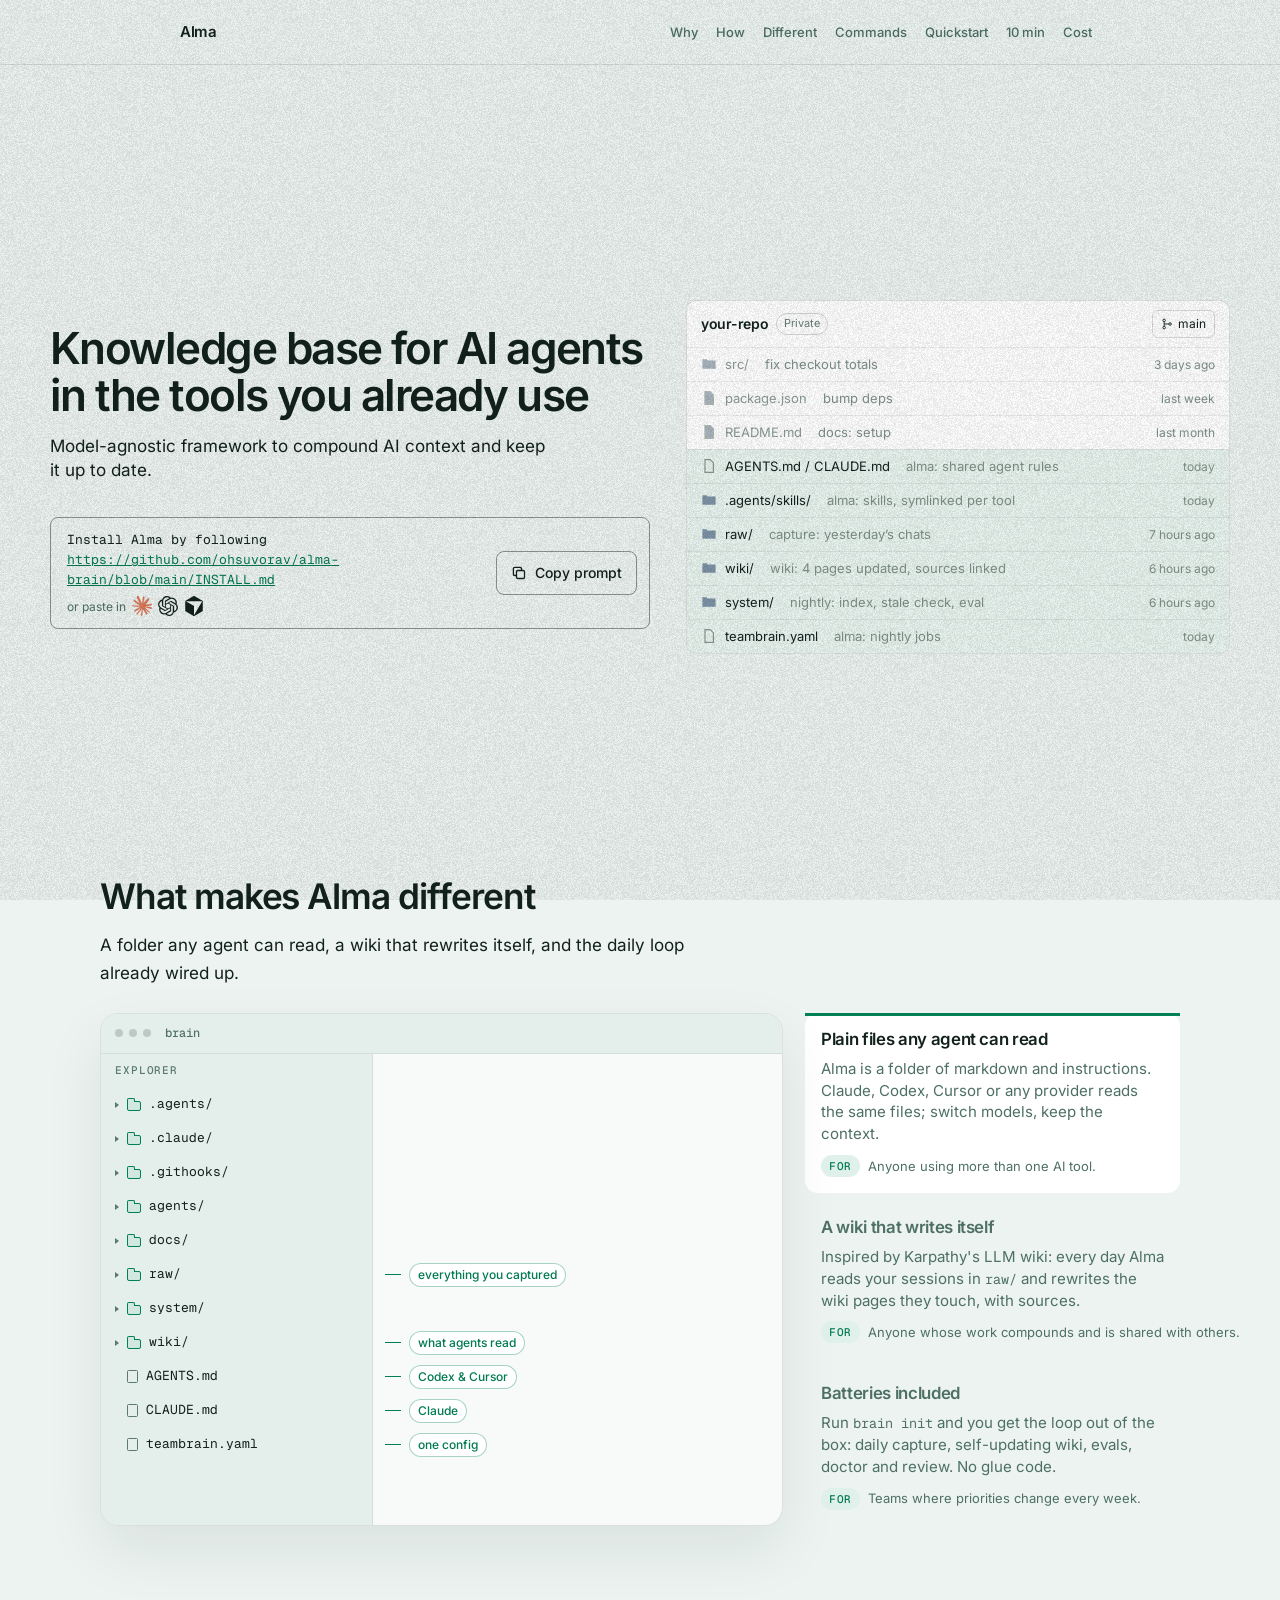
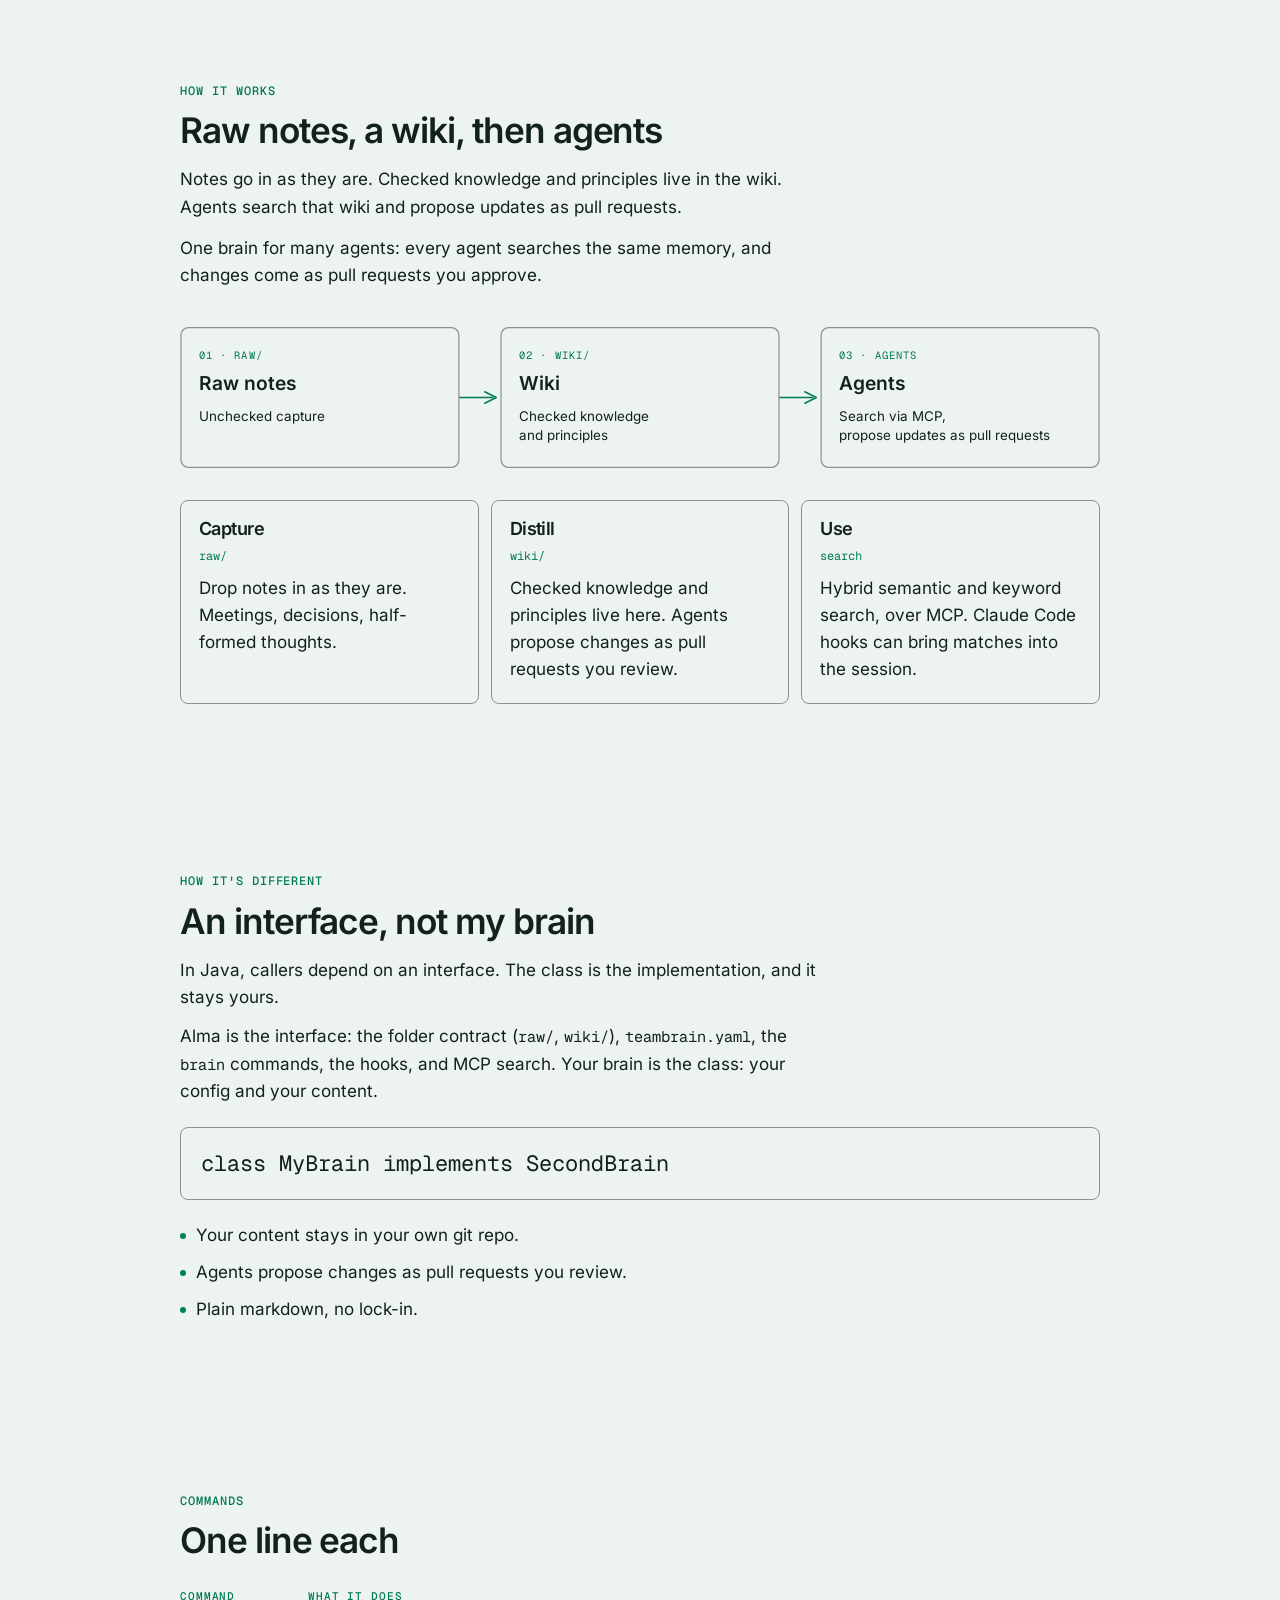
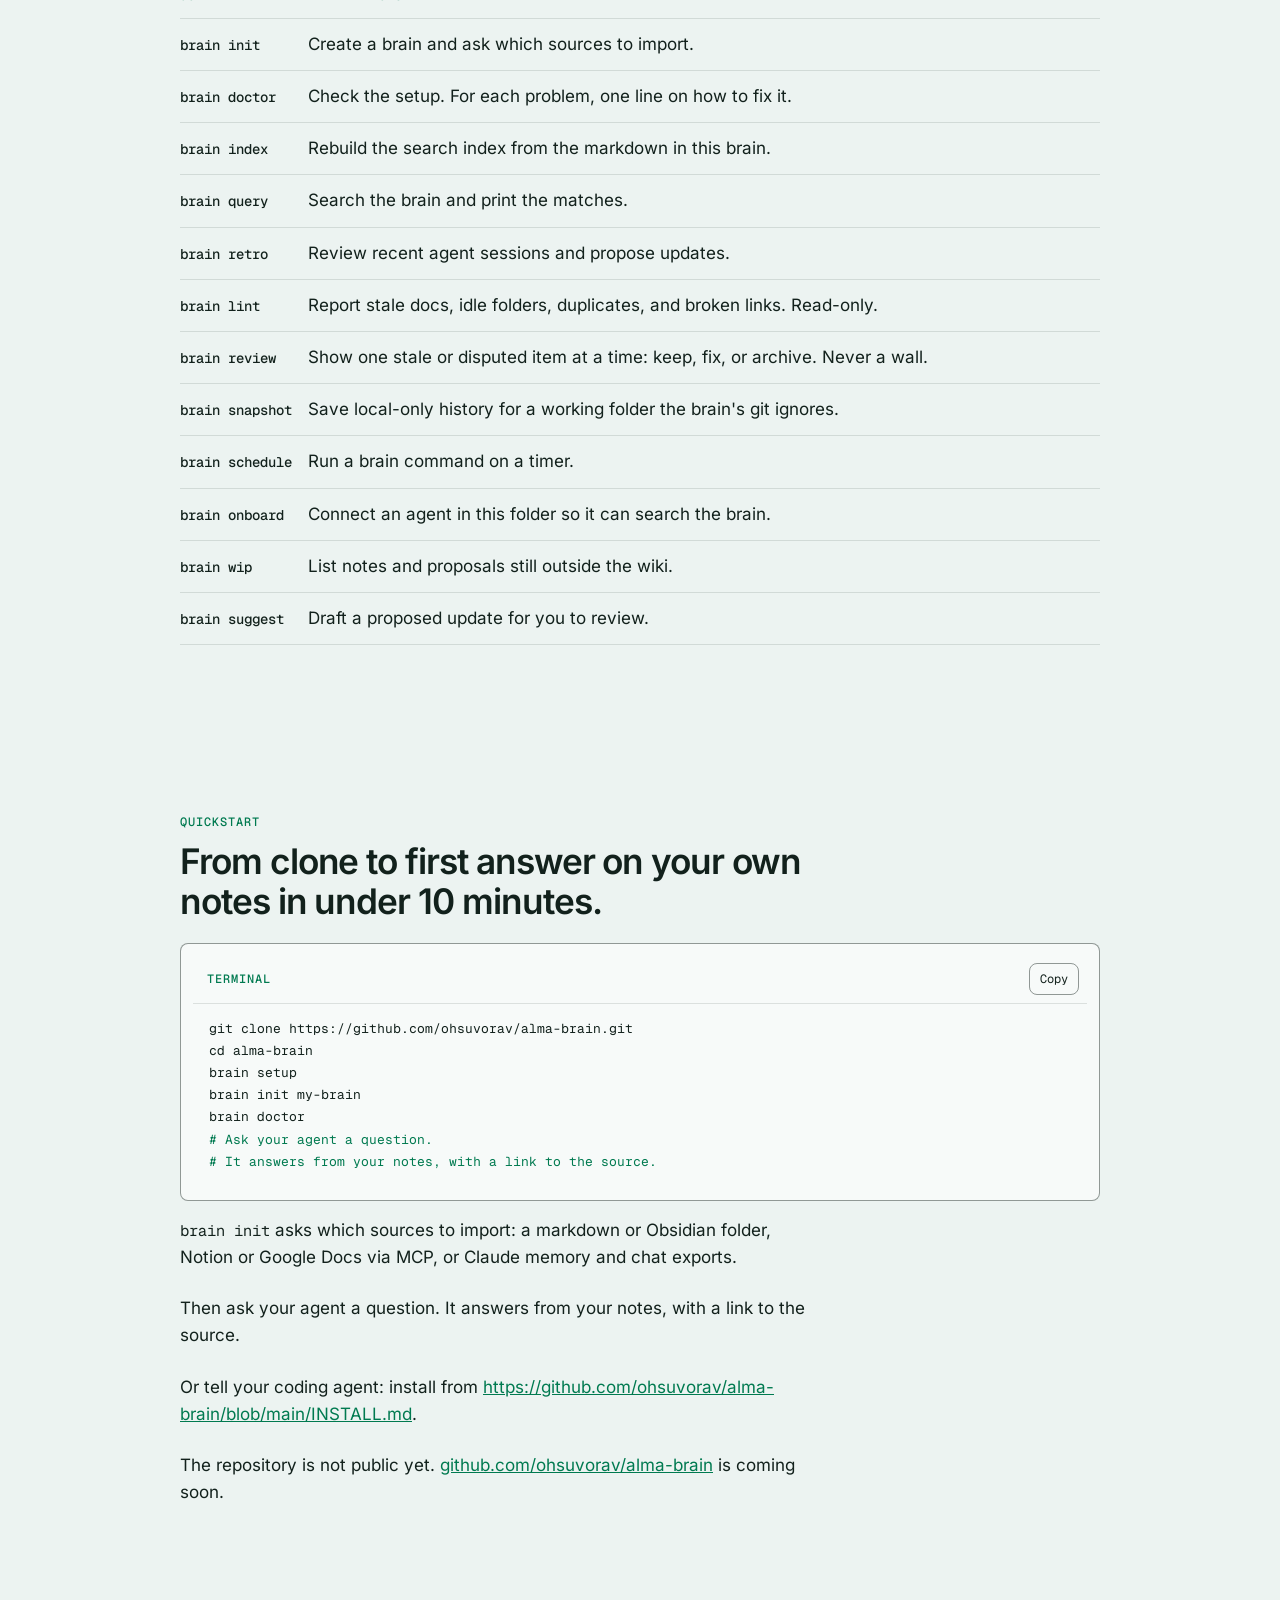
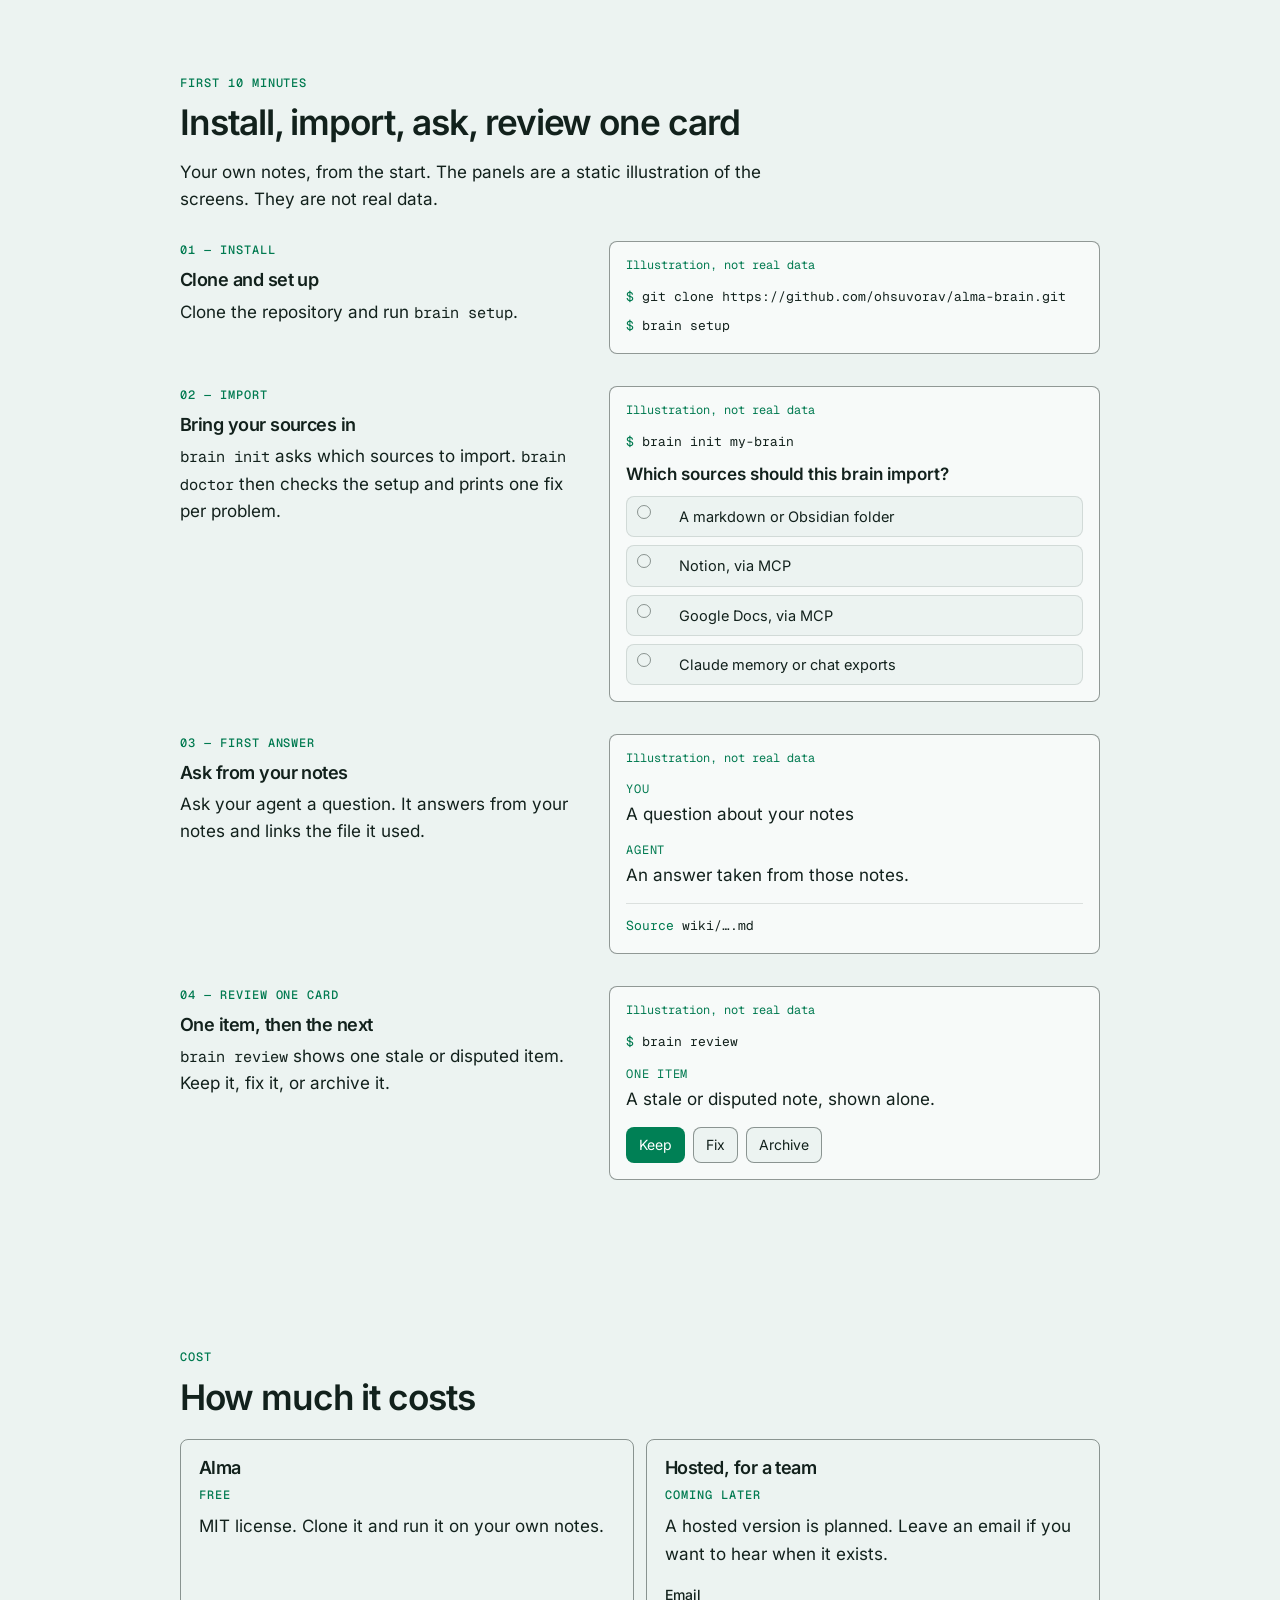
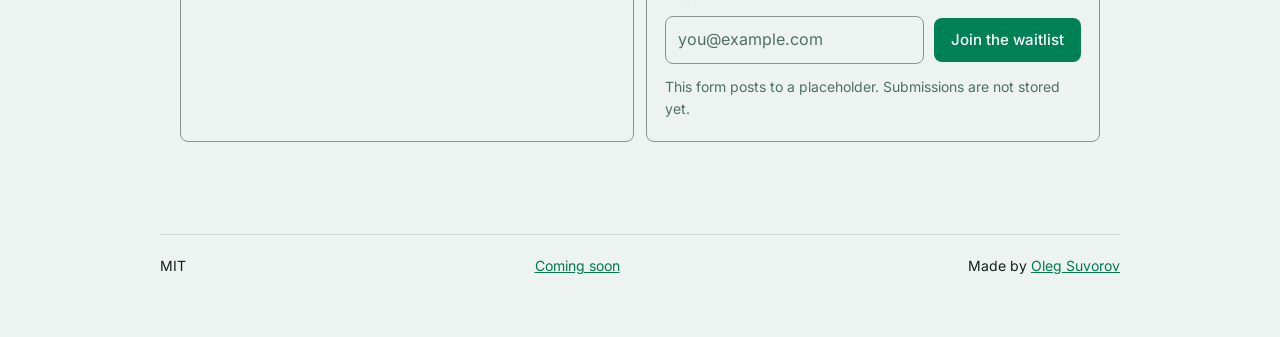
<file: alma-site/index.html>
<!DOCTYPE html>
<html lang="en">
<head>
  <meta charset="UTF-8">
  <meta name="viewport" content="width=device-width, initial-scale=1.0">
  <meta name="robots" content="noindex,nofollow">
  <!-- TODO: point the waitlist form at the real endpoint. No backend yet. -->
  <title>Alma — Knowledge base for AI agents in the tools you already use</title>
  <meta name="description" content="Model-agnostic framework to compound AI context and keep it up to date.">
  <link rel="canonical" href="https://alma.suvorav.com/">
  <meta property="og:title" content="Alma — Knowledge base for AI agents in the tools you already use">
  <meta property="og:description" content="Model-agnostic framework to compound AI context and keep it up to date.">
  <meta property="og:type" content="website">
  <meta property="og:url" content="https://alma.suvorav.com/">
  <meta name="twitter:card" content="summary">
  <meta name="twitter:title" content="Alma — Knowledge base for AI agents in the tools you already use">
  <meta name="twitter:description" content="Model-agnostic framework to compound AI context and keep it up to date.">
  <meta name="theme-color" content="#ECF3F1" media="(prefers-color-scheme: light)">
  <meta name="theme-color" content="#10201A" media="(prefers-color-scheme: dark)">
  <link rel="icon" href="favicon.ico">
  <link rel="preload" href="fonts/inter-latin-wght-normal.woff2" as="font" type="font/woff2" crossorigin>
  <link rel="stylesheet" href="alma.css">
</head>
<body>
  <a class="skip" href="#content">Skip to content</a>

  <header class="site-header">
    <div class="wrap header-inner">
      <a class="brand" href="/">Alma</a>
      <nav class="anchors" aria-label="On this page">
        <a href="#why">Why</a>
        <a href="#how">How</a>
        <a href="#different">Different</a>
        <a href="#commands">Commands</a>
        <a href="#quickstart">Quickstart</a>
        <a href="#minutes">10 min</a>
        <a href="#cost">Cost</a>
      </nav>
    </div>
  </header>

  <main id="content">
    <section class="hero">
      <div class="wrap hero-split">
        <div class="hero-copy">
        <h1>Knowledge base for AI agents<br class="desk-break"> in the tools you already use</h1>
        <p class="lede">Model-agnostic framework to compound AI context and keep<br class="desk-break"> it up to date.</p>
        <div class="prompt-box">
          <div class="prompt-copy">
            <p class="prompt-body" id="install-prompt">Install Alma by following <a href="https://github.com/ohsuvorav/alma-brain/blob/main/INSTALL.md">https://github.com/ohsuvorav/alma-brain/blob/main/INSTALL.md</a></p>
            <!-- Agent marks from Simple Icons (https://simpleicons.org), CC0 1.0. Paths are unmodified. Claude and Cursor are from the current set; OpenAI is from simple-icons 15.22.0, the last release that still ships that slug. Claude is #D97757. OpenAI and Cursor are monochrome dark. The names are trademarks of their owners and are shown only to identify where the prompt can be pasted. -->
            <p class="prompt-hint" id="install-hint">or paste in
              <span class="agent-icons">
                <svg class="agent-icon claude" viewBox="0 0 24 24" width="20" height="20" role="img" aria-label="Claude" title="Claude"><path fill="currentColor" d="m4.7144 15.9555 4.7174-2.6471.079-.2307-.079-.1275h-.2307l-.7893-.0486-2.6956-.0729-2.3375-.0971-2.2646-.1214-.5707-.1215-.5343-.7042.0546-.3522.4797-.3218.686.0608 1.5179.1032 2.2767.1578 1.6514.0972 2.4468.255h.3886l.0546-.1579-.1336-.0971-.1032-.0972L6.973 9.8356l-2.55-1.6879-1.3356-.9714-.7225-.4918-.3643-.4614-.1578-1.0078.6557-.7225.8803.0607.2246.0607.8925.686 1.9064 1.4754 2.4893 1.8336.3643.3035.1457-.1032.0182-.0728-.164-.2733-1.3539-2.4467-1.445-2.4893-.6435-1.032-.17-.6194c-.0607-.255-.1032-.4674-.1032-.7285L6.287.1335 6.6997 0l.9957.1336.419.3642.6192 1.4147 1.0018 2.2282 1.5543 3.0296.4553.8985.2429.8318.091.255h.1579v-.1457l.1275-1.706.2368-2.0947.2307-2.6957.0789-.7589.3764-.9107.7468-.4918.5828.2793.4797.686-.0668.4433-.2853 1.8517-.5586 2.9021-.3643 1.9429h.2125l.2429-.2429.9835-1.3053 1.6514-2.0643.7286-.8196.85-.9046.5464-.4311h1.0321l.759 1.1293-.34 1.1657-1.0625 1.3478-.8804 1.1414-1.2628 1.7-.7893 1.36.0729.1093.1882-.0183 2.8535-.607 1.5421-.2794 1.8396-.3157.8318.3886.091.3946-.3278.8075-1.967.4857-2.3072.4614-3.4364.8136-.0425.0304.0486.0607 1.5482.1457.6618.0364h1.621l3.0175.2247.7892.522.4736.6376-.079.4857-1.2142.6193-1.6393-.3886-3.825-.9107-1.3113-.3279h-.1822v.1093l1.0929 1.0686 2.0035 1.8092 2.5075 2.3314.1275.5768-.3218.4554-.34-.0486-2.2039-1.6575-.85-.7468-1.9246-1.621h-.1275v.17l.4432.6496 2.3436 3.5214.1214 1.0807-.17.3521-.6071.2125-.6679-.1214-1.3721-1.9246L14.38 17.959l-1.1414-1.9428-.1397.079-.674 7.2552-.3156.3703-.7286.2793-.6071-.4614-.3218-.7468.3218-1.4753.3886-1.9246.3157-1.53.2853-1.9004.17-.6314-.0121-.0425-.1397.0182-1.4328 1.9672-2.1796 2.9446-1.7243 1.8456-.4128.164-.7164-.3704.0667-.6618.4008-.5889 2.386-3.0357 1.4389-1.882.929-1.0868-.0062-.1579h-.0546l-6.3385 4.1164-1.1293.1457-.4857-.4554.0608-.7467.2307-.2429 1.9064-1.3114Z"/></svg>
                <svg class="agent-icon mono" viewBox="0 0 24 24" width="20" height="20" role="img" aria-label="OpenAI Codex" title="OpenAI Codex"><path fill="currentColor" d="M22.2819 9.8211a5.9847 5.9847 0 0 0-.5157-4.9108 6.0462 6.0462 0 0 0-6.5098-2.9A6.0651 6.0651 0 0 0 4.9807 4.1818a5.9847 5.9847 0 0 0-3.9977 2.9 6.0462 6.0462 0 0 0 .7427 7.0966 5.98 5.98 0 0 0 .511 4.9107 6.051 6.051 0 0 0 6.5146 2.9001A5.9847 5.9847 0 0 0 13.2599 24a6.0557 6.0557 0 0 0 5.7718-4.2058 5.9894 5.9894 0 0 0 3.9977-2.9001 6.0557 6.0557 0 0 0-.7475-7.0729zm-9.022 12.6081a4.4755 4.4755 0 0 1-2.8764-1.0408l.1419-.0804 4.7783-2.7582a.7948.7948 0 0 0 .3927-.6813v-6.7369l2.02 1.1686a.071.071 0 0 1 .038.052v5.5826a4.504 4.504 0 0 1-4.4945 4.4944zm-9.6607-4.1254a4.4708 4.4708 0 0 1-.5346-3.0137l.142.0852 4.783 2.7582a.7712.7712 0 0 0 .7806 0l5.8428-3.3685v2.3324a.0804.0804 0 0 1-.0332.0615L9.74 19.9502a4.4992 4.4992 0 0 1-6.1408-1.6464zM2.3408 7.8956a4.485 4.485 0 0 1 2.3655-1.9728V11.6a.7664.7664 0 0 0 .3879.6765l5.8144 3.3543-2.0201 1.1685a.0757.0757 0 0 1-.071 0l-4.8303-2.7865A4.504 4.504 0 0 1 2.3408 7.872zm16.5963 3.8558L13.1038 8.364 15.1192 7.2a.0757.0757 0 0 1 .071 0l4.8303 2.7913a4.4944 4.4944 0 0 1-.6765 8.1042v-5.6772a.79.79 0 0 0-.407-.667zm2.0107-3.0231l-.142-.0852-4.7735-2.7818a.7759.7759 0 0 0-.7854 0L9.409 9.2297V6.8974a.0662.0662 0 0 1 .0284-.0615l4.8303-2.7866a4.4992 4.4992 0 0 1 6.6802 4.66zM8.3065 12.863l-2.02-1.1638a.0804.0804 0 0 1-.038-.0567V6.0742a4.4992 4.4992 0 0 1 7.3757-3.4537l-.142.0805L8.704 5.459a.7948.7948 0 0 0-.3927.6813zm1.0976-2.3654l2.602-1.4998 2.6069 1.4998v2.9994l-2.5974 1.4997-2.6067-1.4997Z"/></svg>
                <svg class="agent-icon mono" viewBox="0 0 24 24" width="20" height="20" role="img" aria-label="Cursor" title="Cursor"><path fill="currentColor" d="M11.503.131 1.891 5.678a.84.84 0 0 0-.42.726v11.188c0 .3.162.575.42.724l9.609 5.55a1 1 0 0 0 .998 0l9.61-5.55a.84.84 0 0 0 .42-.724V6.404a.84.84 0 0 0-.42-.726L12.497.131a1.01 1.01 0 0 0-.996 0M2.657 6.338h18.55c.263 0 .43.287.297.515L12.23 22.918c-.062.107-.229.064-.229-.06V12.335a.59.59 0 0 0-.295-.51l-9.11-5.257c-.109-.063-.064-.23.061-.23"/></svg>
              </span>
            </p>
          </div>
          <button type="button" class="copy-prompt" id="copy-install" data-copy="Install Alma by following https://github.com/ohsuvorav/alma-brain/blob/main/INSTALL.md" aria-describedby="install-hint">
            <span class="copy-prompt-icon" aria-hidden="true">
              <svg class="icon-copy" viewBox="0 0 16 16" width="16" height="16"><rect x="5.5" y="5.5" width="8" height="8" rx="1.3" fill="none" stroke="currentColor" stroke-width="1.3"/><path d="M10.5 5.4V3.7c0-.7-.6-1.3-1.3-1.3H3.7c-.7 0-1.3.6-1.3 1.3v5.5c0 .7.6 1.3 1.3 1.3h1.7" fill="none" stroke="currentColor" stroke-width="1.3"/></svg>
              <svg class="icon-check" viewBox="0 0 16 16" width="16" height="16"><path d="M3.2 8.3 6.4 11.4 12.8 4.6" fill="none" stroke="currentColor" stroke-width="1.6" stroke-linecap="round" stroke-linejoin="round"/></svg>
            </span>
            <span class="copy-prompt-labels">
              <span class="label-idle">Copy prompt</span>
              <span class="label-done" aria-hidden="true">Copied</span>
            </span>
          </button>
        </div>
        <p id="install-copy-status" class="visually-hidden" role="status" aria-live="polite"></p>
        </div>
        <figure class="repo" aria-label="A repository named your-repo. The existing files stay. Alma adds AGENTS.md and CLAUDE.md, .agents/skills, raw, wiki, system, and teambrain.yaml.">
          <div class="repo-head">
            <span class="repo-title">your-repo</span>
            <span class="repo-private">Private</span>
            <span class="repo-branch">
              <svg viewBox="0 0 16 16" width="12" height="12" aria-hidden="true"><circle cx="4.2" cy="3.2" r="1.7" fill="none" stroke="currentColor" stroke-width="1.2"/><circle cx="4.2" cy="12.8" r="1.7" fill="none" stroke="currentColor" stroke-width="1.2"/><circle cx="12" cy="8" r="1.7" fill="none" stroke="currentColor" stroke-width="1.2"/><path d="M4.2 4.9v6.2M4.2 8h6" fill="none" stroke="currentColor" stroke-width="1.2"/></svg>
              main
            </span>
          </div>
          <ul class="repo-files">
            <li class="is-old">
              <span class="repo-file"><svg class="ico" viewBox="0 0 16 16" aria-hidden="true"><path d="M1.4 3.2h4.2l1.1 1.3h7.9v8.2H1.4z"/></svg>src/</span>
              <span class="repo-msg">fix checkout totals</span>
              <span class="repo-time">3 days ago</span>
            </li>
            <li class="is-old">
              <span class="repo-file"><svg class="ico file" viewBox="0 0 16 16" aria-hidden="true"><path d="M4 1.6h5.1L12.4 4.9V14.4H4z"/></svg>package.json</span>
              <span class="repo-msg">bump deps</span>
              <span class="repo-time">last week</span>
            </li>
            <li class="is-old">
              <span class="repo-file"><svg class="ico file" viewBox="0 0 16 16" aria-hidden="true"><path d="M4 1.6h5.1L12.4 4.9V14.4H4z"/></svg>README.md</span>
              <span class="repo-msg">docs: setup</span>
              <span class="repo-time">last month</span>
            </li>
            <li class="is-alma">
              <span class="repo-file"><svg class="ico file" viewBox="0 0 16 16" aria-hidden="true"><path d="M4 1.6h5.1L12.4 4.9V14.4H4z"/></svg>AGENTS.md / CLAUDE.md</span>
              <span class="repo-msg">alma: shared agent rules</span>
              <span class="repo-time">today</span>
            </li>
            <li class="is-alma">
              <span class="repo-file"><svg class="ico" viewBox="0 0 16 16" aria-hidden="true"><path d="M1.4 3.2h4.2l1.1 1.3h7.9v8.2H1.4z"/></svg>.agents/skills/</span>
              <span class="repo-msg">alma: skills, symlinked per tool</span>
              <span class="repo-time">today</span>
            </li>
            <li class="is-alma">
              <span class="repo-file"><svg class="ico" viewBox="0 0 16 16" aria-hidden="true"><path d="M1.4 3.2h4.2l1.1 1.3h7.9v8.2H1.4z"/></svg>raw/</span>
              <span class="repo-msg">capture: yesterday’s chats</span>
              <span class="repo-time">7 hours ago</span>
            </li>
            <li class="is-alma">
              <span class="repo-file"><svg class="ico" viewBox="0 0 16 16" aria-hidden="true"><path d="M1.4 3.2h4.2l1.1 1.3h7.9v8.2H1.4z"/></svg>wiki/</span>
              <span class="repo-msg">wiki: 4 pages updated, sources linked</span>
              <span class="repo-time">6 hours ago</span>
            </li>
            <li class="is-alma">
              <span class="repo-file"><svg class="ico" viewBox="0 0 16 16" aria-hidden="true"><path d="M1.4 3.2h4.2l1.1 1.3h7.9v8.2H1.4z"/></svg>system/</span>
              <span class="repo-msg">nightly: index, stale check, eval</span>
              <span class="repo-time">6 hours ago</span>
            </li>
            <li class="is-alma">
              <span class="repo-file"><svg class="ico file" viewBox="0 0 16 16" aria-hidden="true"><path d="M4 1.6h5.1L12.4 4.9V14.4H4z"/></svg>teambrain.yaml</span>
              <span class="repo-msg">alma: nightly jobs</span>
              <span class="repo-time">today</span>
            </li>
          </ul>
        </figure>
      </div>
    </section>

    <section class="why" id="why">
      <div class="why-wide">
        <h2>What makes Alma different</h2>
        <p class="lede">A folder any agent can read, a wiki that rewrites itself, and the daily loop already wired up.</p>
        <div class="op" id="why-op" role="tablist" aria-orientation="vertical" aria-label="What makes Alma different">
          <div class="op-item is-on">
            <button type="button" class="op-tab" id="op-tab-0" role="tab" aria-selected="true" aria-controls="op-panel-0" tabindex="0">
              <span class="op-bar" aria-hidden="true"></span>
              <span class="op-title">Plain files any agent can read</span>
              <span class="op-desc">Alma is a folder of markdown and instructions. Claude, Codex, Cursor or any provider reads the same files; switch models, keep the context.</span>
              <span class="op-for"><span class="for-label">For</span><span class="for-text">Anyone using more than one AI tool.</span></span>
            </button>
            <div class="op-visual" id="op-panel-0" role="tabpanel" aria-labelledby="op-tab-0">
              <div class="editor">
                <div class="editor-bar" aria-hidden="true"><span></span><span></span><span></span><b>brain</b></div>
                <ul class="vtree">
                  <li class="label-row"><span class="entry">Explorer</span></li>
                  <li><span class="entry"><i class="chev"></i><i class="fld"></i>.agents/</span></li>
                  <li><span class="entry"><i class="chev"></i><i class="fld"></i>.claude/</span></li>
                  <li><span class="entry"><i class="chev"></i><i class="fld"></i>.githooks/</span></li>
                  <li><span class="entry"><i class="chev"></i><i class="fld"></i>agents/</span></li>
                  <li><span class="entry"><i class="chev"></i><i class="fld"></i>docs/</span></li>
                  <li>
                    <span class="entry"><i class="chev"></i><i class="fld"></i>raw/</span>
                    <span class="note"><span>everything you captured</span></span>
                  </li>
                  <li><span class="entry"><i class="chev"></i><i class="fld"></i>system/</span></li>
                  <li>
                    <span class="entry"><i class="chev"></i><i class="fld"></i>wiki/</span>
                    <span class="note"><span>what agents read</span></span>
                  </li>
                  <li>
                    <span class="entry"><i class="sp"></i><i class="doc"></i>AGENTS.md</span>
                    <span class="note"><span>Codex &amp; Cursor</span></span>
                  </li>
                  <li>
                    <span class="entry"><i class="sp"></i><i class="doc"></i>CLAUDE.md</span>
                    <span class="note"><span>Claude</span></span>
                  </li>
                  <li>
                    <span class="entry"><i class="sp"></i><i class="doc"></i>teambrain.yaml</span>
                    <span class="note"><span>one config</span></span>
                  </li>
                  <li class="grow" aria-hidden="true"><span class="entry"></span></li>
                </ul>
              </div>
            </div>
          </div>

          <div class="op-item">
            <button type="button" class="op-tab" id="op-tab-1" role="tab" aria-selected="false" aria-controls="op-panel-1" tabindex="-1">
              <span class="op-bar" aria-hidden="true"></span>
              <span class="op-title">A wiki that writes itself</span>
              <span class="op-desc">Inspired by Karpathy's LLM wiki: every day Alma reads your sessions in <code>raw/</code> and rewrites the wiki pages they touch, with sources.</span>
              <span class="op-for"><span class="for-label">For</span><span class="for-text">Anyone whose work compounds and is shared with others.</span></span>
            </button>
            <div class="op-visual scene" id="op-panel-1" role="tabpanel" aria-labelledby="op-tab-1">
              <div class="scene-card learn-panel">
                <p class="learn-head">Nightly session-learn · 02:30</p>
                <ul class="learn-list">
                  <li>
                    <span class="learn-page">wiki/people.md</span>
                    <span class="learn-delta"><b class="plus">+18</b><b class="minus">−2</b></span>
                    <span class="learn-src">raw/chats/2026-11-17.md</span>
                  </li>
                  <li>
                    <span class="learn-page">wiki/roadmap.md</span>
                    <span class="learn-delta"><b class="plus">+6</b><b class="minus">−1</b></span>
                    <span class="learn-src">raw/chats/2026-11-18.md</span>
                  </li>
                  <li>
                    <span class="learn-page">wiki/pricing.md</span>
                    <span class="learn-delta"><b class="plus">+4</b><b class="minus">−4</b></span>
                    <span class="learn-src">raw/chats/2026-11-19.md</span>
                  </li>
                </ul>
                <p class="learn-conflict">conflict: pricing.md says $49, chat says $59 → review</p>
              </div>
            </div>
          </div>

          <div class="op-item">
            <button type="button" class="op-tab" id="op-tab-2" role="tab" aria-selected="false" aria-controls="op-panel-2" tabindex="-1">
              <span class="op-bar" aria-hidden="true"></span>
              <span class="op-title">Batteries included</span>
              <span class="op-desc">Run <code>brain init</code> and you get the loop out of the box: daily capture, self-updating wiki, evals, doctor and review. No glue code.</span>
              <span class="op-for"><span class="for-label">For</span><span class="for-text">Teams where priorities change every week.</span></span>
            </button>
            <div class="op-visual scene" id="op-panel-2" role="tabpanel" aria-labelledby="op-tab-2">
              <div class="scene-card">
                <p class="term"><span>$</span> brain init ~/notes</p>
                <ul class="checks">
                  <li><svg class="tick" viewBox="0 0 16 16" aria-hidden="true"><circle cx="8" cy="8" r="7" fill="#008055"/><path d="M4.5 8.2 6.8 10.4 11.6 5.6" fill="none" stroke="#fff" stroke-width="1.6" stroke-linecap="round" stroke-linejoin="round"/></svg><span>Daily capture (cron)</span></li>
                  <li><svg class="tick" viewBox="0 0 16 16" aria-hidden="true"><circle cx="8" cy="8" r="7" fill="#008055"/><path d="M4.5 8.2 6.8 10.4 11.6 5.6" fill="none" stroke="#fff" stroke-width="1.6" stroke-linecap="round" stroke-linejoin="round"/></svg><span>Session-learn wiki update</span></li>
                  <li><svg class="tick" viewBox="0 0 16 16" aria-hidden="true"><circle cx="8" cy="8" r="7" fill="#008055"/><path d="M4.5 8.2 6.8 10.4 11.6 5.6" fill="none" stroke="#fff" stroke-width="1.6" stroke-linecap="round" stroke-linejoin="round"/></svg><span>Eval: <b>26/30 passed</b></span></li>
                  <li><svg class="tick" viewBox="0 0 16 16" aria-hidden="true"><circle cx="8" cy="8" r="7" fill="#008055"/><path d="M4.5 8.2 6.8 10.4 11.6 5.6" fill="none" stroke="#fff" stroke-width="1.6" stroke-linecap="round" stroke-linejoin="round"/></svg><span><code>brain doctor</code>: ok</span></li>
                  <li><svg class="tick" viewBox="0 0 16 16" aria-hidden="true"><circle cx="8" cy="8" r="7" fill="#008055"/><path d="M4.5 8.2 6.8 10.4 11.6 5.6" fill="none" stroke="#fff" stroke-width="1.6" stroke-linecap="round" stroke-linejoin="round"/></svg><span><code>brain review</code>: 1 stale card</span></li>
                </ul>
              </div>
            </div>
          </div>
        </div>
        <p id="why-status" class="visually-hidden" role="status" aria-live="polite"></p>
      </div>
    </section>

    <section class="section" id="how">
      <div class="wrap">
        <p class="label">How it works</p>
        <h2>Raw notes, a wiki, then agents</h2>
        <p class="lede">Notes go in as they are. Checked knowledge and principles live in the wiki. Agents search that wiki and propose updates as pull requests.</p>
        <p class="setup-line">One brain for many agents: every agent searches the same memory, and changes come as pull requests you approve.</p>

        <figure class="flow" aria-hidden="true">
          <svg class="flow-narrow" viewBox="0 0 360 464">
            <rect class="flow-box" x="2" y="2" width="356" height="132" rx="8"></rect>
            <text class="flow-kicker" x="22" y="36" font-size="12" letter-spacing="1.1">01 · RAW/</text>
            <text class="flow-title" x="22" y="66" font-size="22">Raw notes</text>
            <text class="flow-body" x="22" y="98" font-size="15">Unchecked capture</text>
            <line class="flow-arrow" x1="180" y1="136" x2="180" y2="160"></line>
            <polyline class="flow-arrow" points="173,153 180,166 187,153"></polyline>

            <rect class="flow-box" x="2" y="166" width="356" height="132" rx="8"></rect>
            <text class="flow-kicker" x="22" y="200" font-size="12" letter-spacing="1.1">02 · WIKI/</text>
            <text class="flow-title" x="22" y="230" font-size="22">Wiki</text>
            <text class="flow-body" x="22" y="260" font-size="15">Checked knowledge</text>
            <text class="flow-body" x="22" y="280" font-size="15">and principles</text>
            <line class="flow-arrow" x1="180" y1="300" x2="180" y2="324"></line>
            <polyline class="flow-arrow" points="173,317 180,330 187,317"></polyline>

            <rect class="flow-box" x="2" y="330" width="356" height="132" rx="8"></rect>
            <text class="flow-kicker" x="22" y="364" font-size="12" letter-spacing="1.1">03 · AGENTS</text>
            <text class="flow-title" x="22" y="394" font-size="22">Agents</text>
            <text class="flow-body" x="22" y="424" font-size="15">Search via MCP,</text>
            <text class="flow-body" x="22" y="444" font-size="15">propose updates as pull requests</text>
          </svg>

          <svg class="flow-wide" viewBox="0 0 960 168">
            <rect class="flow-box" x="1" y="11" width="290" height="146" rx="8"></rect>
            <text class="flow-kicker" x="20" y="44" font-size="11" letter-spacing="1.1">01 · RAW/</text>
            <text class="flow-title" x="20" y="76" font-size="20">Raw notes</text>
            <text class="flow-body" x="20" y="108" font-size="14">Unchecked capture</text>
            <line class="flow-arrow" x1="292" y1="84" x2="326" y2="84"></line>
            <polyline class="flow-arrow" points="318,78 330,84 318,90"></polyline>

            <rect class="flow-box" x="335" y="11" width="290" height="146" rx="8"></rect>
            <text class="flow-kicker" x="354" y="44" font-size="11" letter-spacing="1.1">02 · WIKI/</text>
            <text class="flow-title" x="354" y="76" font-size="20">Wiki</text>
            <text class="flow-body" x="354" y="108" font-size="14">Checked knowledge</text>
            <text class="flow-body" x="354" y="128" font-size="14">and principles</text>
            <line class="flow-arrow" x1="626" y1="84" x2="660" y2="84"></line>
            <polyline class="flow-arrow" points="652,78 664,84 652,90"></polyline>

            <rect class="flow-box" x="669" y="11" width="290" height="146" rx="8"></rect>
            <text class="flow-kicker" x="688" y="44" font-size="11" letter-spacing="1.1">03 · AGENTS</text>
            <text class="flow-title" x="688" y="76" font-size="20">Agents</text>
            <text class="flow-body" x="688" y="108" font-size="14">Search via MCP,</text>
            <text class="flow-body" x="688" y="128" font-size="14">propose updates as pull requests</text>
          </svg>
        </figure>

        <div class="grid-3">
          <article class="card">
            <h3>Capture</h3>
            <p class="path">raw/</p>
            <p>Drop notes in as they are. Meetings, decisions, half-formed thoughts.</p>
          </article>
          <article class="card">
            <h3>Distill</h3>
            <p class="path">wiki/</p>
            <p>Checked knowledge and principles live here. Agents propose changes as pull requests you review.</p>
          </article>
          <article class="card">
            <h3>Use</h3>
            <p class="path">search</p>
            <p>Hybrid semantic and keyword search, over MCP. Claude Code hooks can bring matches into the session.</p>
          </article>
        </div>
      </div>
    </section>

    <section class="section" id="different">
      <div class="wrap">
        <p class="label">How it's different</p>
        <h2>An interface, not my brain</h2>
        <div class="measure">
          <p>In Java, callers depend on an interface. The class is the implementation, and it stays yours.</p>
          <p>Alma is the interface: the folder contract (<code>raw/</code>, <code>wiki/</code>), <code>teambrain.yaml</code>, the <code>brain</code> commands, the hooks, and MCP search. Your brain is the class: your config and your content.</p>
        </div>
        <figure class="code-card">
          <pre><code>class MyBrain implements SecondBrain</code></pre>
        </figure>
        <ul class="points">
          <li>Your content stays in your own git repo.</li>
          <li>Agents propose changes as pull requests you review.</li>
          <li>Plain markdown, no lock-in.</li>
        </ul>
      </div>
    </section>

    <section class="section" id="commands">
      <div class="wrap">
        <p class="label">Commands</p>
        <h2>One line each</h2>
        <table class="commands">
          <thead>
            <tr>
              <th scope="col">Command</th>
              <th scope="col">What it does</th>
            </tr>
          </thead>
          <tbody>
            <tr>
              <th scope="row">brain init</th>
              <td>Create a brain and ask which sources to import.</td>
            </tr>
            <tr>
              <th scope="row">brain doctor</th>
              <td>Check the setup. For each problem, one line on how to fix it.</td>
            </tr>
            <tr>
              <th scope="row">brain index</th>
              <td>Rebuild the search index from the markdown in this brain.</td>
            </tr>
            <tr>
              <th scope="row">brain query</th>
              <td>Search the brain and print the matches.</td>
            </tr>
            <tr>
              <th scope="row">brain retro</th>
              <td>Review recent agent sessions and propose updates.</td>
            </tr>
            <tr>
              <th scope="row">brain lint</th>
              <td>Report stale docs, idle folders, duplicates, and broken links. Read-only.</td>
            </tr>
            <tr>
              <th scope="row">brain review</th>
              <td>Show one stale or disputed item at a time: keep, fix, or archive. Never a wall.</td>
            </tr>
            <tr>
              <th scope="row">brain snapshot</th>
              <td>Save local-only history for a working folder the brain's git ignores.</td>
            </tr>
            <tr>
              <th scope="row">brain schedule</th>
              <td>Run a brain command on a timer.</td>
            </tr>
            <tr>
              <th scope="row">brain onboard</th>
              <td>Connect an agent in this folder so it can search the brain.</td>
            </tr>
            <tr>
              <th scope="row">brain wip</th>
              <td>List notes and proposals still outside the wiki.</td>
            </tr>
            <tr>
              <th scope="row">brain suggest</th>
              <td>Draft a proposed update for you to review.</td>
            </tr>
          </tbody>
        </table>
      </div>
    </section>

    <section class="section" id="quickstart">
      <div class="wrap">
        <p class="label">Quickstart</p>
        <h2>From clone to first answer on your own notes in under 10 minutes.</h2>
        <div class="term">
          <div class="term-bar">
            <p class="label">Terminal</p>
            <button type="button" class="copy-btn" id="copy-quickstart">Copy</button>
          </div>
          <pre><code id="quickstart-code">git clone https://github.com/ohsuvorav/alma-brain.git
cd alma-brain
brain setup
brain init my-brain
brain doctor
<span class="term-note"># Ask your agent a question.
# It answers from your notes, with a link to the source.</span></code></pre>
        </div>
        <div class="stack">
          <p><code>brain init</code> asks which sources to import: a markdown or Obsidian folder, Notion or Google Docs via MCP, or Claude memory and chat exports.</p>
          <p>Then ask your agent a question. It answers from your notes, with a link to the source.</p>
          <p>Or tell your coding agent: install from <a href="https://github.com/ohsuvorav/alma-brain/blob/main/INSTALL.md">https://github.com/ohsuvorav/alma-brain/blob/main/INSTALL.md</a>.</p>
          <p>The repository is not public yet. <a href="https://github.com/ohsuvorav/alma-brain">github.com/ohsuvorav/alma-brain</a> is coming soon.</p>
        </div>
        <p id="copy-status" class="visually-hidden" role="status"></p>
      </div>
    </section>

    <section class="section" id="minutes">
      <div class="wrap">
        <p class="label">First 10 minutes</p>
        <h2>Install, import, ask, review one card</h2>
        <p class="lede">Your own notes, from the start. The panels are a static illustration of the screens. They are not real data.</p>
        <ol class="timeline">
          <li>
            <div class="step">
              <p class="label">01 — Install</p>
              <h3>Clone and set up</h3>
              <p>Clone the repository and run <code>brain setup</code>.</p>
            </div>
            <div class="mock">
              <p class="mock-flag">Illustration, not real data</p>
              <p class="mock-cmd"><span class="prompt">$</span> git clone https://github.com/ohsuvorav/alma-brain.git</p>
              <p class="mock-cmd"><span class="prompt">$</span> brain setup</p>
            </div>
          </li>
          <li>
            <div class="step">
              <p class="label">02 — Import</p>
              <h3>Bring your sources in</h3>
              <p><code>brain init</code> asks which sources to import. <code>brain doctor</code> then checks the setup and prints one fix per problem.</p>
            </div>
            <div class="mock">
              <p class="mock-flag">Illustration, not real data</p>
              <p class="mock-cmd"><span class="prompt">$</span> brain init my-brain</p>
              <p class="mock-q">Which sources should this brain import?</p>
              <ul class="choices">
                <li><span class="dot" aria-hidden="true"></span> A markdown or Obsidian folder</li>
                <li><span class="dot" aria-hidden="true"></span> Notion, via MCP</li>
                <li><span class="dot" aria-hidden="true"></span> Google Docs, via MCP</li>
                <li><span class="dot" aria-hidden="true"></span> Claude memory or chat exports</li>
              </ul>
            </div>
          </li>
          <li>
            <div class="step">
              <p class="label">03 — First answer</p>
              <h3>Ask from your notes</h3>
              <p>Ask your agent a question. It answers from your notes and links the file it used.</p>
            </div>
            <div class="mock">
              <p class="mock-flag">Illustration, not real data</p>
              <p class="mock-role">You</p>
              <p>A question about your notes</p>
              <p class="mock-role">Agent</p>
              <p>An answer taken from those notes.</p>
              <p class="src"><span>Source</span>wiki/….md</p>
            </div>
          </li>
          <li>
            <div class="step">
              <p class="label">04 — Review one card</p>
              <h3>One item, then the next</h3>
              <p><code>brain review</code> shows one stale or disputed item. Keep it, fix it, or archive it.</p>
            </div>
            <div class="mock">
              <p class="mock-flag">Illustration, not real data</p>
              <p class="mock-cmd"><span class="prompt">$</span> brain review</p>
              <p class="mock-role">One item</p>
              <p>A stale or disputed note, shown alone.</p>
              <div class="mock-actions" aria-hidden="true">
                <span>Keep</span>
                <span>Fix</span>
                <span>Archive</span>
              </div>
            </div>
          </li>
        </ol>
      </div>
    </section>

    <section class="section" id="cost">
      <div class="wrap">
        <p class="label">Cost</p>
        <h2>How much it costs</h2>
        <div class="grid-2">
          <article class="card">
            <h3>Alma</h3>
            <p class="price">Free</p>
            <p>MIT license. Clone it and run it on your own notes.</p>
          </article>
          <article class="card">
            <h3>Hosted, for a team</h3>
            <p class="price">Coming later</p>
            <p>A hosted version is planned. Leave an email if you want to hear when it exists.</p>
            <form class="waitlist" action="https://example.invalid/waitlist" method="post">
              <label for="waitlist-email">Email</label>
              <input id="waitlist-email" name="email" type="email" autocomplete="email" required placeholder="you@example.com">
              <button class="btn btn-primary" type="submit">Join the waitlist</button>
            </form>
            <p class="fine">This form posts to a placeholder. Submissions are not stored yet.</p>
          </article>
        </div>
      </div>
    </section>
  </main>

  <footer class="site-footer">
    <div class="wrap footer-inner">
      <p>MIT</p>
      <p><a href="https://github.com/ohsuvorav/alma-brain">Coming soon</a></p>
      <p>Made by <a href="https://suvorav.com">Oleg Suvorov</a></p>
    </div>
  </footer>

  <script src="alma.js"></script>
</body>
</html>
</file>
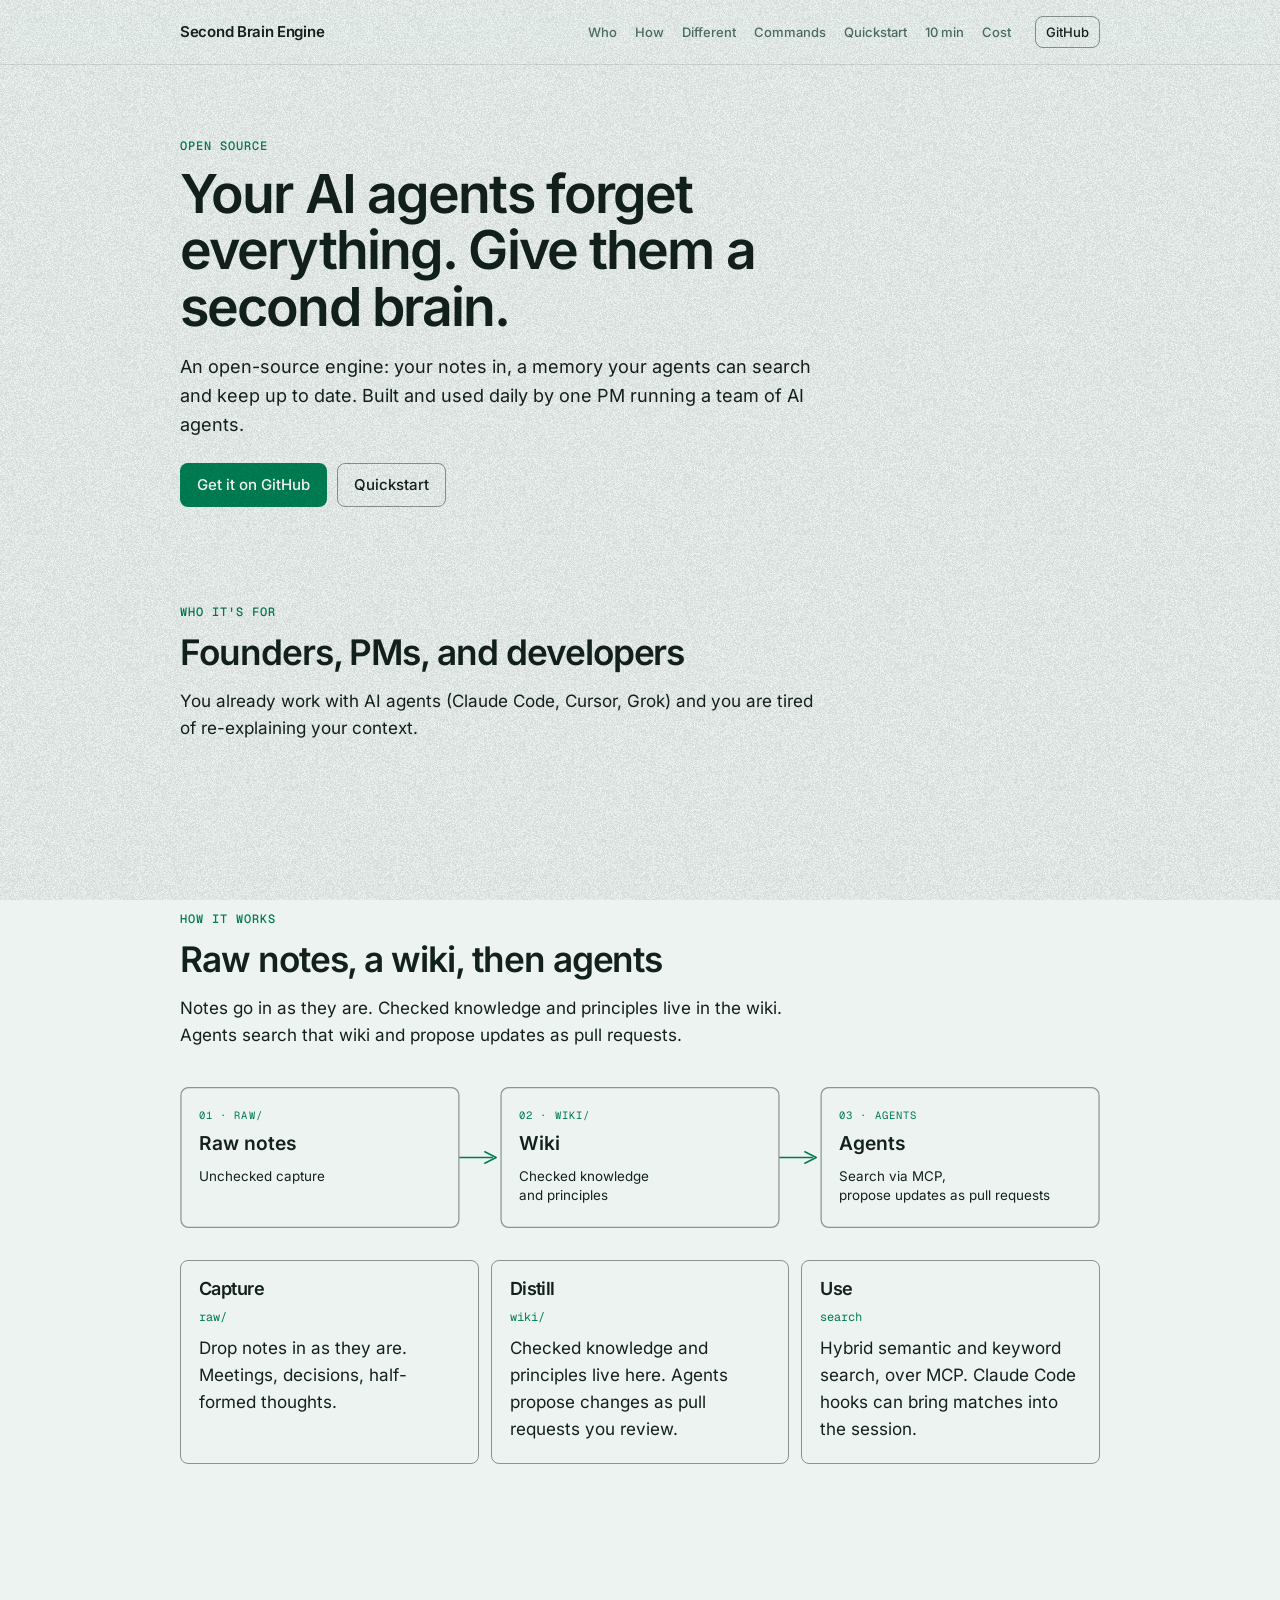
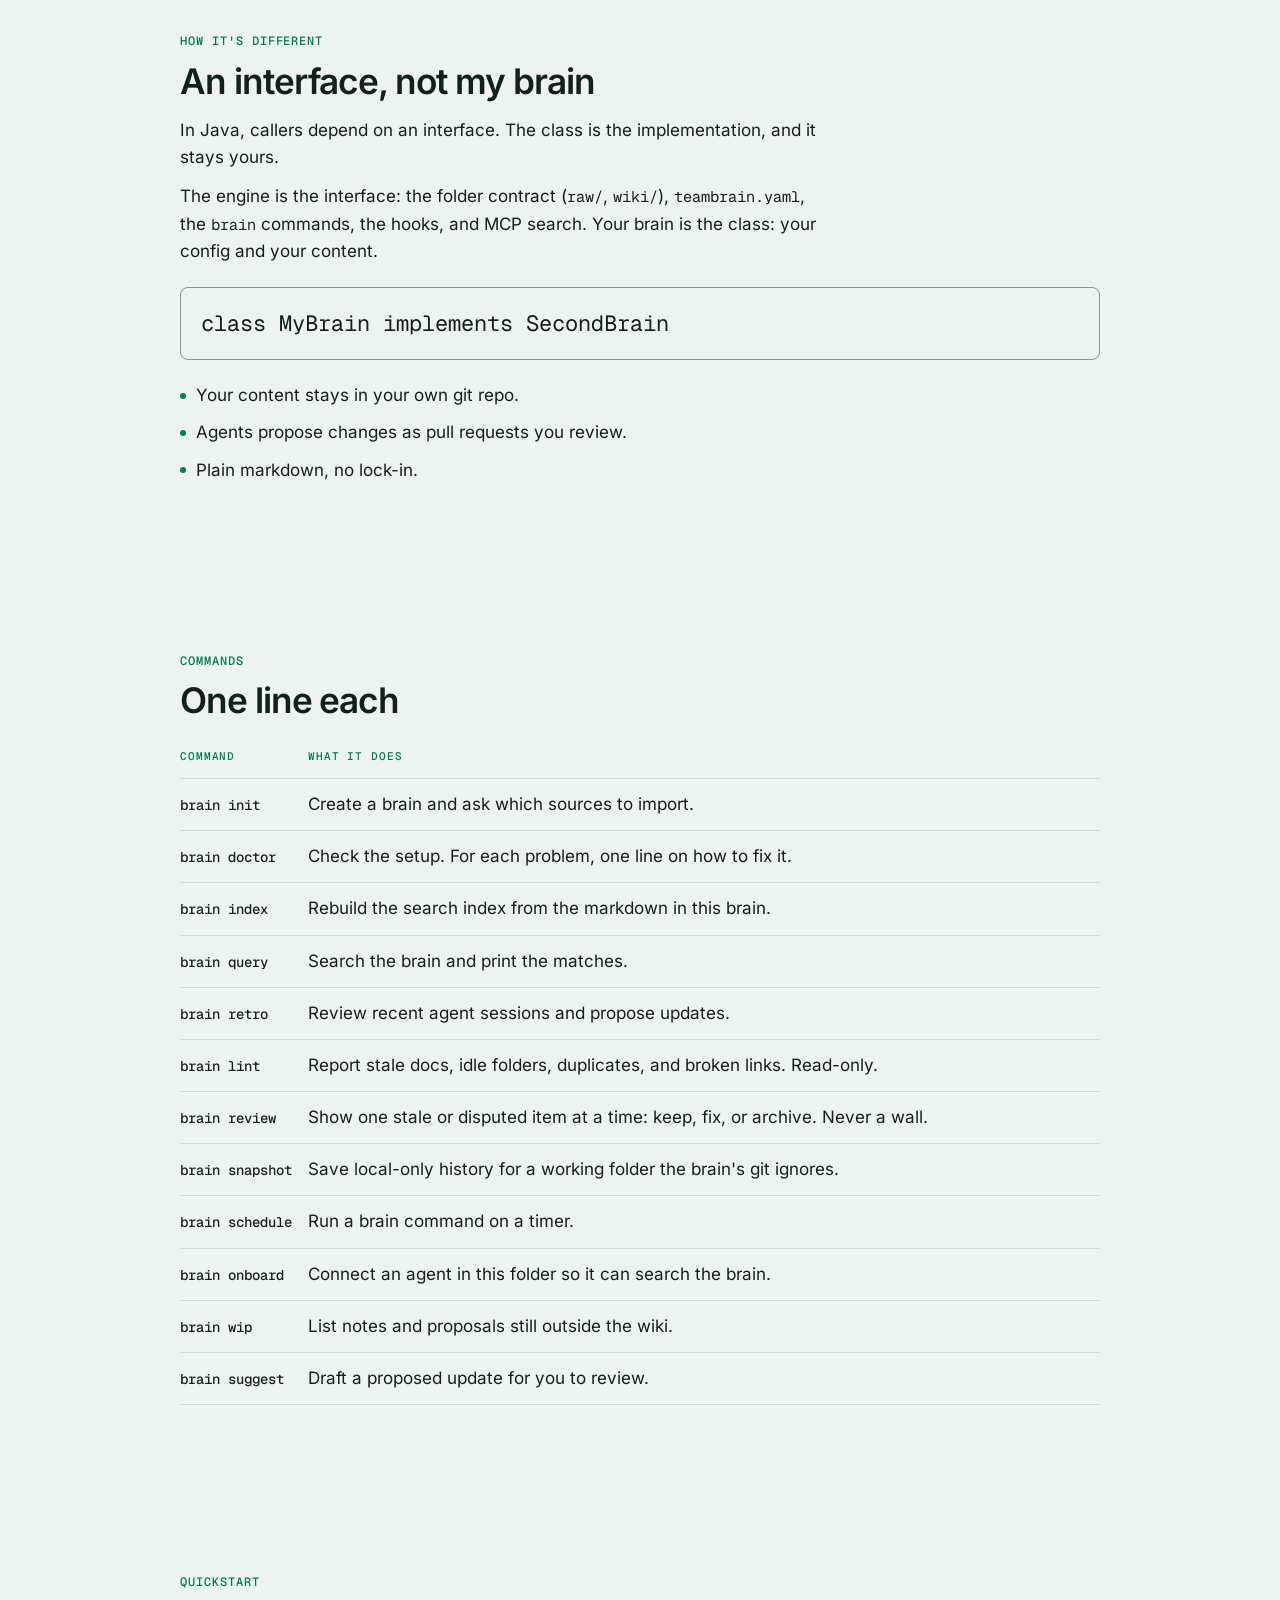
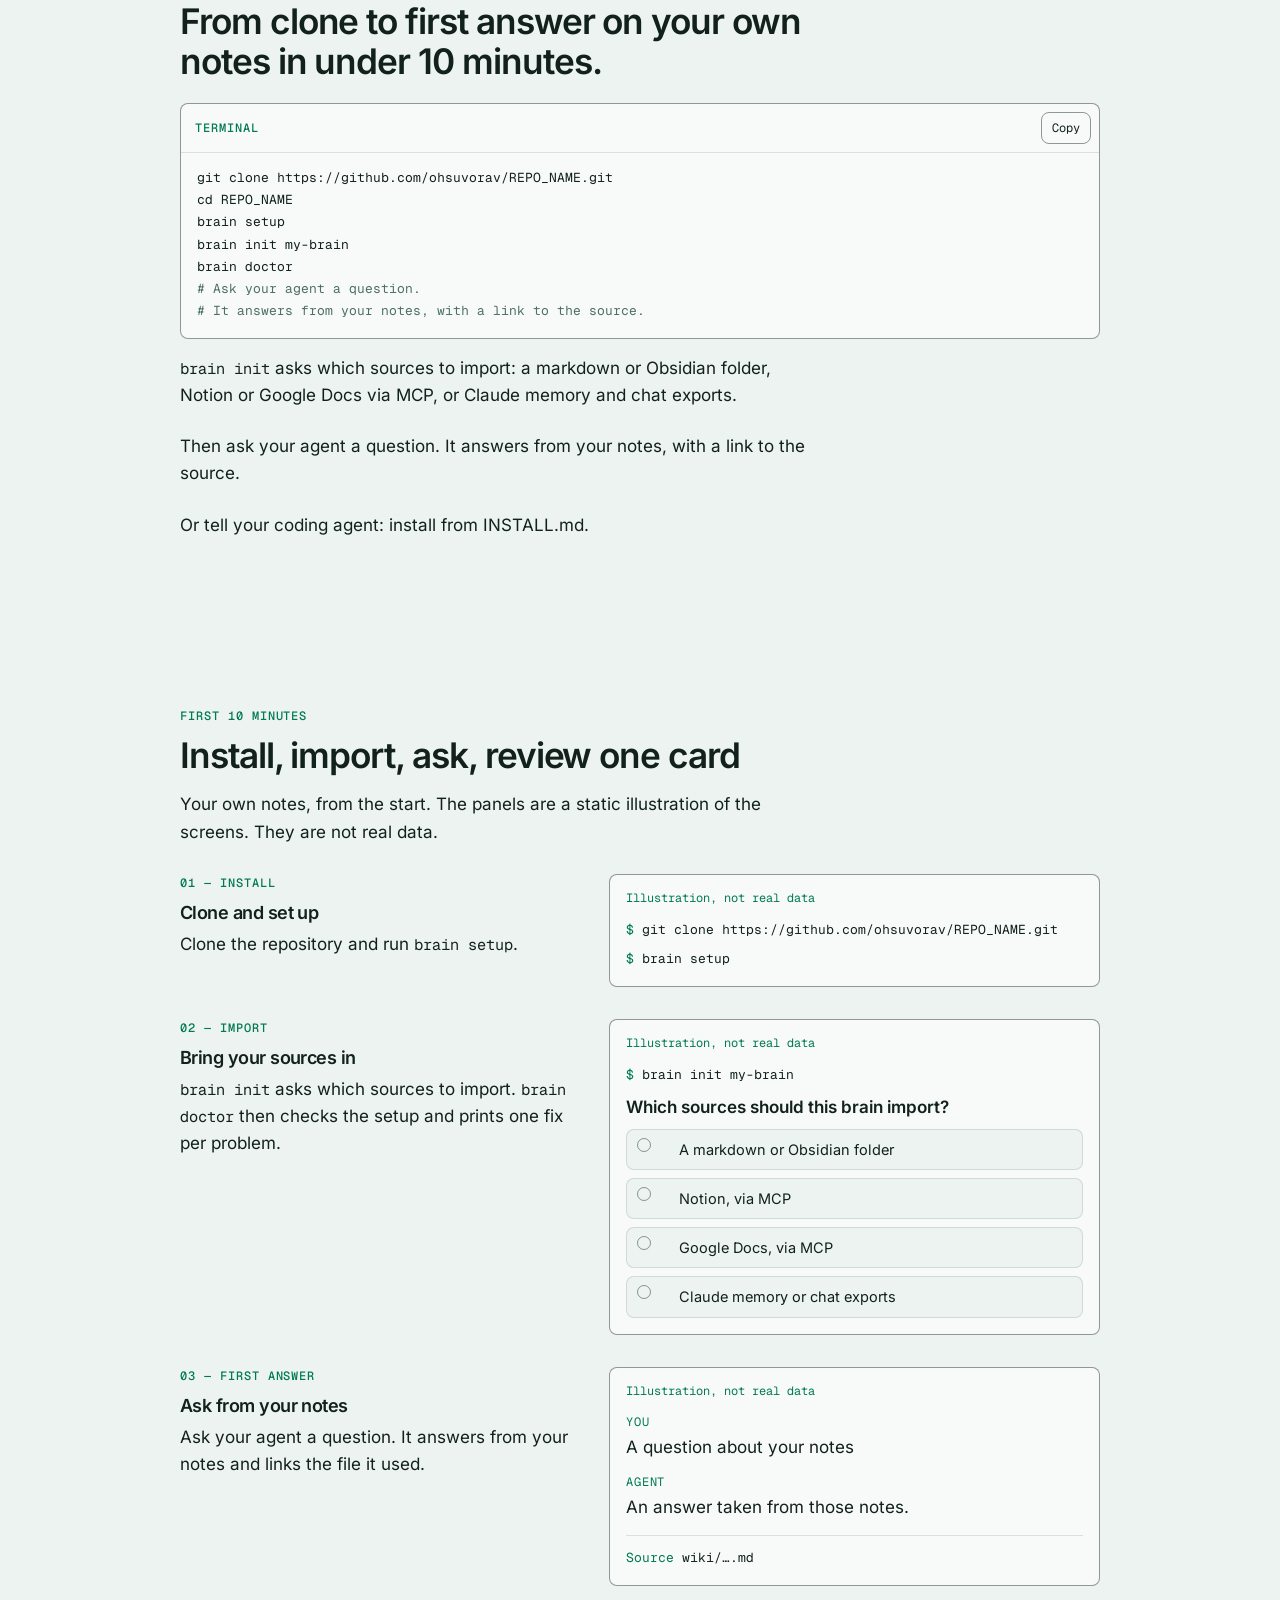
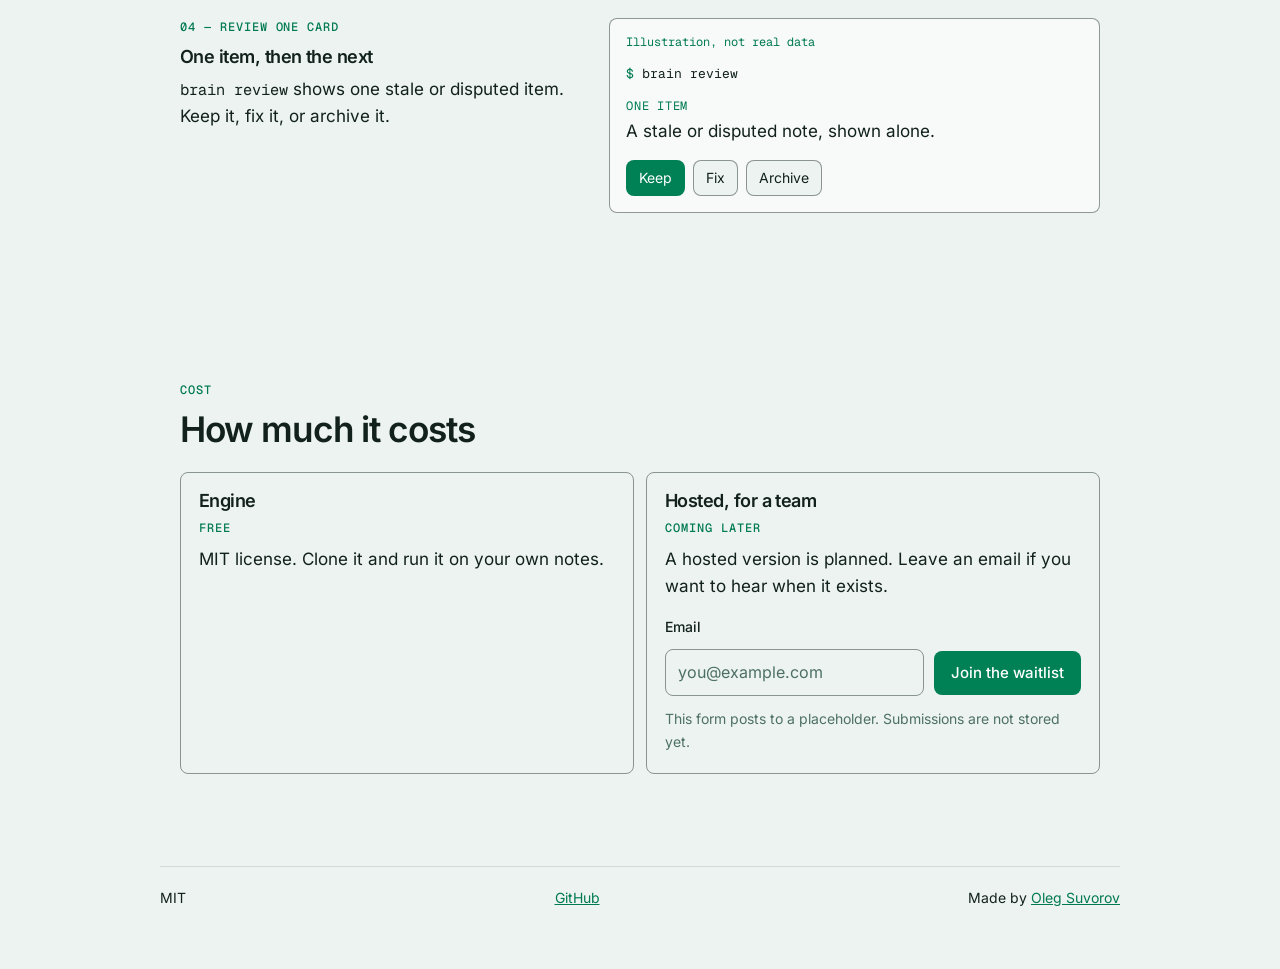
<file: engine/index.html>
<!DOCTYPE html>
<html lang="en">
<head>
  <meta charset="UTF-8">
  <meta name="viewport" content="width=device-width, initial-scale=1.0">
  <!-- TODO: replace REPO_NAME in every GitHub URL and in the quickstart clone command. -->
  <!-- TODO: point the waitlist form at the real endpoint. No backend yet. -->
  <title>Second Brain Engine</title>
  <meta name="description" content="An open-source engine: your notes in, a memory your agents can search and keep up to date. MIT licensed.">
  <link rel="canonical" href="https://suvorav.com/engine/">
  <meta property="og:title" content="Second Brain Engine">
  <meta property="og:description" content="An open-source engine: your notes in, a memory your agents can search and keep up to date. MIT licensed.">
  <meta property="og:type" content="website">
  <meta property="og:url" content="https://suvorav.com/engine/">
  <meta name="twitter:card" content="summary">
  <meta name="twitter:title" content="Second Brain Engine">
  <meta name="twitter:description" content="An open-source engine: your notes in, a memory your agents can search and keep up to date. MIT licensed.">
  <meta name="theme-color" content="#ECF3F1" media="(prefers-color-scheme: light)">
  <meta name="theme-color" content="#10201A" media="(prefers-color-scheme: dark)">
  <link rel="icon" href="/favicon.ico" sizes="16x16 32x32 48x48">
  <link rel="apple-touch-icon" href="/apple-touch-icon.png">
  <link rel="preload" href="fonts/inter-latin-wght-normal.woff2" as="font" type="font/woff2" crossorigin>
  <link rel="stylesheet" href="engine.css">
</head>
<body>
  <a class="skip" href="#content">Skip to content</a>

  <header class="site-header">
    <div class="wrap header-inner">
      <a class="brand" href="/engine/">Second Brain Engine</a>
      <nav class="anchors" aria-label="On this page">
        <a href="#who">Who</a>
        <a href="#how">How</a>
        <a href="#different">Different</a>
        <a href="#commands">Commands</a>
        <a href="#quickstart">Quickstart</a>
        <a href="#minutes">10 min</a>
        <a href="#cost">Cost</a>
      </nav>
      <a class="header-git" href="https://github.com/ohsuvorav/REPO_NAME">GitHub</a>
    </div>
  </header>

  <main id="content">
    <section class="hero">
      <div class="wrap">
        <p class="label">Open source</p>
        <h1>Your AI agents forget everything. Give them a second brain.</h1>
        <p class="lede">An open-source engine: your notes in, a memory your agents can search and keep up to date. Built and used daily by one PM running a team of AI agents.</p>
        <div class="actions">
          <a class="btn btn-primary" href="https://github.com/ohsuvorav/REPO_NAME">Get it on GitHub</a>
          <a class="btn btn-ghost" href="#quickstart">Quickstart</a>
        </div>
      </div>
    </section>

    <section class="section" id="who">
      <div class="wrap">
        <p class="label">Who it's for</p>
        <h2>Founders, PMs, and developers</h2>
        <p class="lede">You already work with AI agents (Claude Code, Cursor, Grok) and you are tired of re-explaining your context.</p>
      </div>
    </section>

    <section class="section" id="how">
      <div class="wrap">
        <p class="label">How it works</p>
        <h2>Raw notes, a wiki, then agents</h2>
        <p class="lede">Notes go in as they are. Checked knowledge and principles live in the wiki. Agents search that wiki and propose updates as pull requests.</p>

        <figure class="flow" aria-hidden="true">
          <svg class="flow-narrow" viewBox="0 0 360 464">
            <rect class="flow-box" x="2" y="2" width="356" height="132" rx="8"></rect>
            <text class="flow-kicker" x="22" y="36" font-size="12" letter-spacing="1.1">01 · RAW/</text>
            <text class="flow-title" x="22" y="66" font-size="22">Raw notes</text>
            <text class="flow-body" x="22" y="98" font-size="15">Unchecked capture</text>
            <line class="flow-arrow" x1="180" y1="136" x2="180" y2="160"></line>
            <polyline class="flow-arrow" points="173,153 180,166 187,153"></polyline>

            <rect class="flow-box" x="2" y="166" width="356" height="132" rx="8"></rect>
            <text class="flow-kicker" x="22" y="200" font-size="12" letter-spacing="1.1">02 · WIKI/</text>
            <text class="flow-title" x="22" y="230" font-size="22">Wiki</text>
            <text class="flow-body" x="22" y="260" font-size="15">Checked knowledge</text>
            <text class="flow-body" x="22" y="280" font-size="15">and principles</text>
            <line class="flow-arrow" x1="180" y1="300" x2="180" y2="324"></line>
            <polyline class="flow-arrow" points="173,317 180,330 187,317"></polyline>

            <rect class="flow-box" x="2" y="330" width="356" height="132" rx="8"></rect>
            <text class="flow-kicker" x="22" y="364" font-size="12" letter-spacing="1.1">03 · AGENTS</text>
            <text class="flow-title" x="22" y="394" font-size="22">Agents</text>
            <text class="flow-body" x="22" y="424" font-size="15">Search via MCP,</text>
            <text class="flow-body" x="22" y="444" font-size="15">propose updates as pull requests</text>
          </svg>

          <svg class="flow-wide" viewBox="0 0 960 168">
            <rect class="flow-box" x="1" y="11" width="290" height="146" rx="8"></rect>
            <text class="flow-kicker" x="20" y="44" font-size="11" letter-spacing="1.1">01 · RAW/</text>
            <text class="flow-title" x="20" y="76" font-size="20">Raw notes</text>
            <text class="flow-body" x="20" y="108" font-size="14">Unchecked capture</text>
            <line class="flow-arrow" x1="292" y1="84" x2="326" y2="84"></line>
            <polyline class="flow-arrow" points="318,78 330,84 318,90"></polyline>

            <rect class="flow-box" x="335" y="11" width="290" height="146" rx="8"></rect>
            <text class="flow-kicker" x="354" y="44" font-size="11" letter-spacing="1.1">02 · WIKI/</text>
            <text class="flow-title" x="354" y="76" font-size="20">Wiki</text>
            <text class="flow-body" x="354" y="108" font-size="14">Checked knowledge</text>
            <text class="flow-body" x="354" y="128" font-size="14">and principles</text>
            <line class="flow-arrow" x1="626" y1="84" x2="660" y2="84"></line>
            <polyline class="flow-arrow" points="652,78 664,84 652,90"></polyline>

            <rect class="flow-box" x="669" y="11" width="290" height="146" rx="8"></rect>
            <text class="flow-kicker" x="688" y="44" font-size="11" letter-spacing="1.1">03 · AGENTS</text>
            <text class="flow-title" x="688" y="76" font-size="20">Agents</text>
            <text class="flow-body" x="688" y="108" font-size="14">Search via MCP,</text>
            <text class="flow-body" x="688" y="128" font-size="14">propose updates as pull requests</text>
          </svg>
        </figure>

        <div class="grid-3">
          <article class="card">
            <h3>Capture</h3>
            <p class="path">raw/</p>
            <p>Drop notes in as they are. Meetings, decisions, half-formed thoughts.</p>
          </article>
          <article class="card">
            <h3>Distill</h3>
            <p class="path">wiki/</p>
            <p>Checked knowledge and principles live here. Agents propose changes as pull requests you review.</p>
          </article>
          <article class="card">
            <h3>Use</h3>
            <p class="path">search</p>
            <p>Hybrid semantic and keyword search, over MCP. Claude Code hooks can bring matches into the session.</p>
          </article>
        </div>
      </div>
    </section>

    <section class="section" id="different">
      <div class="wrap">
        <p class="label">How it's different</p>
        <h2>An interface, not my brain</h2>
        <div class="measure">
          <p>In Java, callers depend on an interface. The class is the implementation, and it stays yours.</p>
          <p>The engine is the interface: the folder contract (<code>raw/</code>, <code>wiki/</code>), <code>teambrain.yaml</code>, the <code>brain</code> commands, the hooks, and MCP search. Your brain is the class: your config and your content.</p>
        </div>
        <figure class="code-card">
          <pre><code>class MyBrain implements SecondBrain</code></pre>
        </figure>
        <ul class="points">
          <li>Your content stays in your own git repo.</li>
          <li>Agents propose changes as pull requests you review.</li>
          <li>Plain markdown, no lock-in.</li>
        </ul>
      </div>
    </section>

    <section class="section" id="commands">
      <div class="wrap">
        <p class="label">Commands</p>
        <h2>One line each</h2>
        <table class="commands">
          <thead>
            <tr>
              <th scope="col">Command</th>
              <th scope="col">What it does</th>
            </tr>
          </thead>
          <tbody>
            <tr>
              <th scope="row">brain init</th>
              <td>Create a brain and ask which sources to import.</td>
            </tr>
            <tr>
              <th scope="row">brain doctor</th>
              <td>Check the setup. For each problem, one line on how to fix it.</td>
            </tr>
            <tr>
              <th scope="row">brain index</th>
              <td>Rebuild the search index from the markdown in this brain.</td>
            </tr>
            <tr>
              <th scope="row">brain query</th>
              <td>Search the brain and print the matches.</td>
            </tr>
            <tr>
              <th scope="row">brain retro</th>
              <td>Review recent agent sessions and propose updates.</td>
            </tr>
            <tr>
              <th scope="row">brain lint</th>
              <td>Report stale docs, idle folders, duplicates, and broken links. Read-only.</td>
            </tr>
            <tr>
              <th scope="row">brain review</th>
              <td>Show one stale or disputed item at a time: keep, fix, or archive. Never a wall.</td>
            </tr>
            <tr>
              <th scope="row">brain snapshot</th>
              <td>Save local-only history for a working folder the brain's git ignores.</td>
            </tr>
            <tr>
              <th scope="row">brain schedule</th>
              <td>Run a brain command on a timer.</td>
            </tr>
            <tr>
              <th scope="row">brain onboard</th>
              <td>Connect an agent in this folder so it can search the brain.</td>
            </tr>
            <tr>
              <th scope="row">brain wip</th>
              <td>List notes and proposals still outside the wiki.</td>
            </tr>
            <tr>
              <th scope="row">brain suggest</th>
              <td>Draft a proposed update for you to review.</td>
            </tr>
          </tbody>
        </table>
      </div>
    </section>

    <section class="section" id="quickstart">
      <div class="wrap">
        <p class="label">Quickstart</p>
        <h2>From clone to first answer on your own notes in under 10 minutes.</h2>
        <div class="term">
          <div class="term-bar">
            <p class="label">Terminal</p>
            <button type="button" class="copy-btn" id="copy-quickstart">Copy</button>
          </div>
          <pre><code id="quickstart-code">git clone https://github.com/ohsuvorav/REPO_NAME.git
cd REPO_NAME
brain setup
brain init my-brain
brain doctor
<span class="term-note"># Ask your agent a question.
# It answers from your notes, with a link to the source.</span></code></pre>
        </div>
        <div class="stack">
          <p><code>brain init</code> asks which sources to import: a markdown or Obsidian folder, Notion or Google Docs via MCP, or Claude memory and chat exports.</p>
          <p>Then ask your agent a question. It answers from your notes, with a link to the source.</p>
          <p>Or tell your coding agent: install from INSTALL.md.</p>
        </div>
        <p id="copy-status" class="visually-hidden" role="status"></p>
      </div>
    </section>

    <section class="section" id="minutes">
      <div class="wrap">
        <p class="label">First 10 minutes</p>
        <h2>Install, import, ask, review one card</h2>
        <p class="lede">Your own notes, from the start. The panels are a static illustration of the screens. They are not real data.</p>
        <ol class="timeline">
          <li>
            <div class="step">
              <p class="label">01 — Install</p>
              <h3>Clone and set up</h3>
              <p>Clone the repository and run <code>brain setup</code>.</p>
            </div>
            <div class="mock">
              <p class="mock-flag">Illustration, not real data</p>
              <p class="mock-cmd"><span class="prompt">$</span> git clone https://github.com/ohsuvorav/REPO_NAME.git</p>
              <p class="mock-cmd"><span class="prompt">$</span> brain setup</p>
            </div>
          </li>
          <li>
            <div class="step">
              <p class="label">02 — Import</p>
              <h3>Bring your sources in</h3>
              <p><code>brain init</code> asks which sources to import. <code>brain doctor</code> then checks the setup and prints one fix per problem.</p>
            </div>
            <div class="mock">
              <p class="mock-flag">Illustration, not real data</p>
              <p class="mock-cmd"><span class="prompt">$</span> brain init my-brain</p>
              <p class="mock-q">Which sources should this brain import?</p>
              <ul class="choices">
                <li><span class="dot" aria-hidden="true"></span> A markdown or Obsidian folder</li>
                <li><span class="dot" aria-hidden="true"></span> Notion, via MCP</li>
                <li><span class="dot" aria-hidden="true"></span> Google Docs, via MCP</li>
                <li><span class="dot" aria-hidden="true"></span> Claude memory or chat exports</li>
              </ul>
            </div>
          </li>
          <li>
            <div class="step">
              <p class="label">03 — First answer</p>
              <h3>Ask from your notes</h3>
              <p>Ask your agent a question. It answers from your notes and links the file it used.</p>
            </div>
            <div class="mock">
              <p class="mock-flag">Illustration, not real data</p>
              <p class="mock-role">You</p>
              <p>A question about your notes</p>
              <p class="mock-role">Agent</p>
              <p>An answer taken from those notes.</p>
              <p class="src"><span>Source</span>wiki/….md</p>
            </div>
          </li>
          <li>
            <div class="step">
              <p class="label">04 — Review one card</p>
              <h3>One item, then the next</h3>
              <p><code>brain review</code> shows one stale or disputed item. Keep it, fix it, or archive it.</p>
            </div>
            <div class="mock">
              <p class="mock-flag">Illustration, not real data</p>
              <p class="mock-cmd"><span class="prompt">$</span> brain review</p>
              <p class="mock-role">One item</p>
              <p>A stale or disputed note, shown alone.</p>
              <div class="mock-actions" aria-hidden="true">
                <span>Keep</span>
                <span>Fix</span>
                <span>Archive</span>
              </div>
            </div>
          </li>
        </ol>
      </div>
    </section>

    <section class="section" id="cost">
      <div class="wrap">
        <p class="label">Cost</p>
        <h2>How much it costs</h2>
        <div class="grid-2">
          <article class="card">
            <h3>Engine</h3>
            <p class="price">Free</p>
            <p>MIT license. Clone it and run it on your own notes.</p>
          </article>
          <article class="card">
            <h3>Hosted, for a team</h3>
            <p class="price">Coming later</p>
            <p>A hosted version is planned. Leave an email if you want to hear when it exists.</p>
            <form class="waitlist" action="https://example.invalid/waitlist" method="post">
              <label for="waitlist-email">Email</label>
              <input id="waitlist-email" name="email" type="email" autocomplete="email" required placeholder="you@example.com">
              <button class="btn btn-primary" type="submit">Join the waitlist</button>
            </form>
            <p class="fine">This form posts to a placeholder. Submissions are not stored yet.</p>
          </article>
        </div>
      </div>
    </section>
  </main>

  <footer class="site-footer">
    <div class="wrap footer-inner">
      <p>MIT</p>
      <p><a href="https://github.com/ohsuvorav/REPO_NAME">GitHub</a></p>
      <p>Made by <a href="https://suvorav.com">Oleg Suvorov</a></p>
    </div>
  </footer>

  <script src="engine.js"></script>
</body>
</html>
</file>
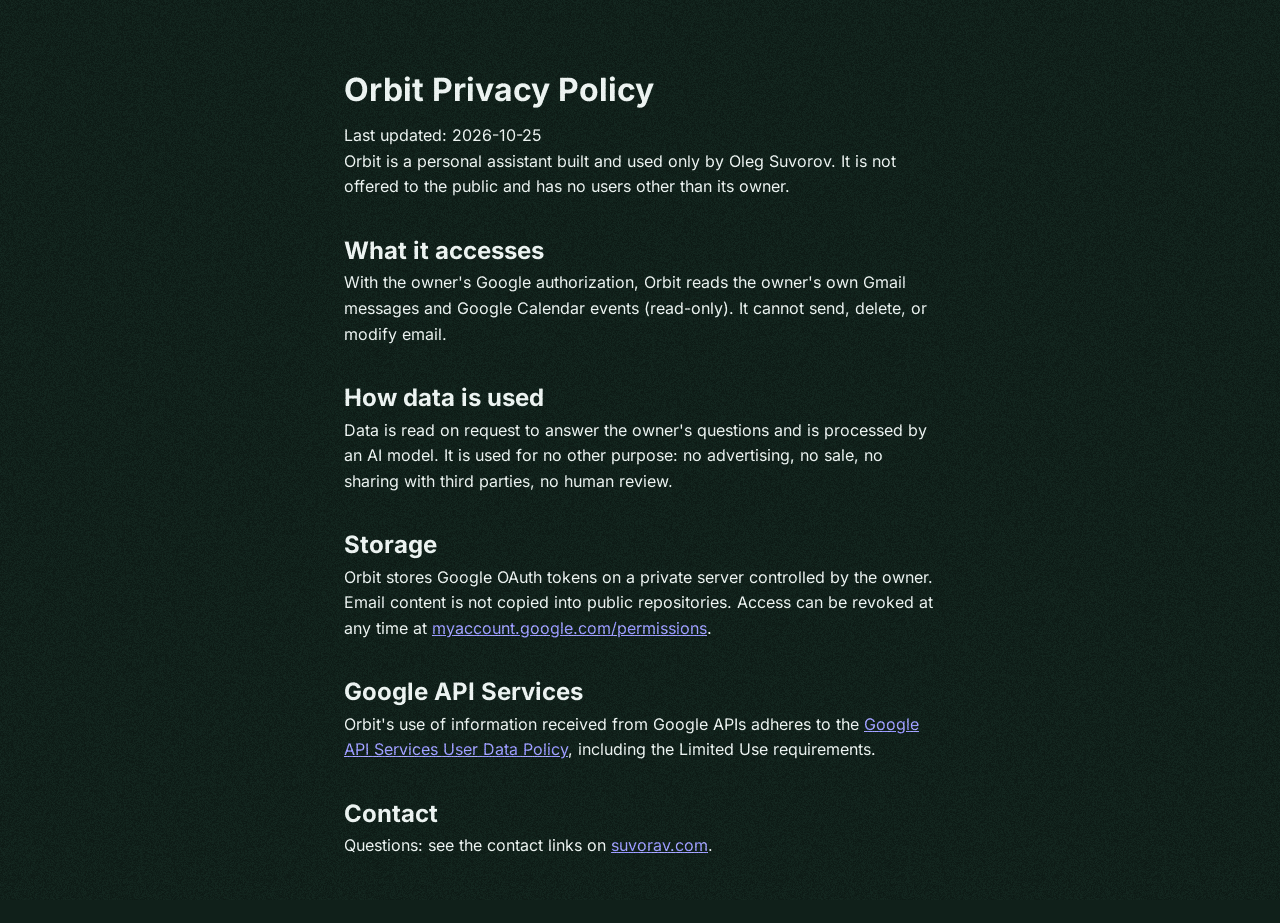
<file: orbit-privacy.html>
<!DOCTYPE html>
<html lang="en">

<head>
  <meta charset="UTF-8">
  <meta name="viewport" content="width=device-width, initial-scale=1.0">
  <link rel="icon" href="/favicon.ico" sizes="16x16 32x32 48x48">
  <meta name="robots" content="noindex">
  <title>Orbit Privacy Policy · Oleg Suvorov</title>
  <link rel="stylesheet" href="/styles.css?v=round8-dark">
  <style>
    main.policy { max-width: 640px; margin: 0 auto; padding: 64px 24px; line-height: 1.6; }
    main.policy h1 { margin-bottom: 8px; }
    main.policy h2 { margin-top: 32px; }
  </style>
</head>

<body>
  <main class="policy">
    <h1>Orbit Privacy Policy</h1>
    <p>Last updated: 2026-10-25</p>

    <p>Orbit is a personal assistant built and used only by Oleg Suvorov. It is not offered to the public and has no
      users other than its owner.</p>

    <h2>What it accesses</h2>
    <p>With the owner's Google authorization, Orbit reads the owner's own Gmail messages and Google Calendar events
      (read-only). It cannot send, delete, or modify email.</p>

    <h2>How data is used</h2>
    <p>Data is read on request to answer the owner's questions and is processed by an AI model. It is used for no other
      purpose: no advertising, no sale, no sharing with third parties, no human review.</p>

    <h2>Storage</h2>
    <p>Orbit stores Google OAuth tokens on a private server controlled by the owner. Email content is not copied into
      public repositories. Access can be revoked at any time at
      <a href="https://myaccount.google.com/permissions">myaccount.google.com/permissions</a>.</p>

    <h2>Google API Services</h2>
    <p>Orbit's use of information received from Google APIs adheres to the
      <a href="https://developers.google.com/terms/api-services-user-data-policy">Google API Services User Data
        Policy</a>, including the Limited Use requirements.</p>

    <h2>Contact</h2>
    <p>Questions: see the contact links on <a href="https://suvorav.com">suvorav.com</a>.</p>
  </main>
</body>

</html>
</file>
<file: alma-site/alma.css>
/* Self-hosted Inter (text) and Geist Mono (labels and code).
   Licenses: fonts/OFL.txt */

@font-face {
  font-family: Inter;
  font-style: normal;
  font-weight: 100 900;
  font-display: swap;
  src: url("fonts/inter-latin-ext-wght-normal.woff2") format("woff2");
  unicode-range: U+0100-02BA, U+02BD-02C5, U+02C7-02CC, U+02CE-02D7, U+02DD-02FF, U+0304, U+0308, U+0329, U+1D00-1DBF, U+1E00-1E9F, U+1EF2-1EFF, U+2020, U+20A0-20AB, U+20AD-20C0, U+2113, U+2C60-2C7F, U+A720-A7FF;
}

@font-face {
  font-family: Inter;
  font-style: normal;
  font-weight: 100 900;
  font-display: swap;
  src: url("fonts/inter-latin-wght-normal.woff2") format("woff2");
  unicode-range: U+0000-00FF, U+0131, U+0152-0153, U+02BB-02BC, U+02C6, U+02DA, U+02DC, U+0304, U+0308, U+0329, U+2000-206F, U+20AC, U+2122, U+2191, U+2193, U+2212, U+2215, U+FEFF, U+FFFD;
}

@font-face {
  font-family: "Geist Mono";
  font-style: normal;
  font-weight: 100 900;
  font-display: swap;
  src: url("fonts/GeistMono-Variable.woff2") format("woff2");
}

/* Paper and ink. Accent #008055; small labels #007A50. */
:root {
  color-scheme: light;
  --background: #ECF3F1;
  --foreground: #12211C;
  --muted: #F7FAF9;
  --muted-fg: #4E7064;
  --border: rgba(18, 33, 28, 0.12);
  --card-border: rgba(18, 33, 28, 0.45);
  --primary: #008055;
  --primary-fg: #ffffff;
  --link: #007A50;
  --deep: #154736;
  --accent-color: #007A50;
  --radius: 0.5rem;
}

/* Dark theme: deep green, accent #4CBF95. */
@media (prefers-color-scheme: dark) {
  :root {
    color-scheme: dark;
    --background: #10201A;
    --foreground: #ECF3F1;
    --muted: #1A2E27;
    --muted-fg: #A3B5AC;
    --border: rgba(168, 188, 176, 0.18);
    --card-border: rgba(168, 188, 176, 0.45);
    --primary: #4CBF95;
    --primary-fg: #10201A;
    --link: #4CBF95;
    --deep: #154736;
    --accent-color: #4CBF95;
  }
}

* {
  margin: 0;
  padding: 0;
  box-sizing: border-box;
}

html {
  background: var(--background);
  scroll-behavior: smooth;
}

@media (prefers-reduced-motion: reduce) {
  html { scroll-behavior: auto; }
}

body {
  background: var(--background);
  color: var(--foreground);
  font-family: Inter, -apple-system, sans-serif;
  font-size: 17px;
  line-height: 1.6;
  -webkit-font-smoothing: antialiased;
  text-rendering: optimizeLegibility;
}

/* Grain. Multiply on paper, overlay on the dark green. */
body::before {
  content: "";
  position: fixed;
  inset: 0;
  pointer-events: none;
  z-index: 200;
  background-image: url("img/grain.png");
  background-repeat: repeat;
  opacity: 0.11;
  mix-blend-mode: multiply;
}

@media (prefers-color-scheme: dark) {
  body::before {
    opacity: 0.22;
    mix-blend-mode: overlay;
  }
}

:focus:not(:focus-visible) { outline: none; }

:focus-visible {
  outline: 2px solid var(--primary);
  outline-offset: 3px;
}

.skip {
  position: absolute;
  left: 12px;
  top: -48px;
  z-index: 300;
  background: var(--background);
  color: var(--foreground);
  border: 1px solid var(--card-border);
  border-radius: var(--radius);
  padding: 8px 12px;
  text-decoration: none;
}

.skip:focus { top: 12px; }

.visually-hidden {
  position: absolute;
  width: 1px;
  height: 1px;
  padding: 0;
  margin: -1px;
  overflow: hidden;
  clip-path: inset(50%);
  white-space: nowrap;
  border: 0;
}

.wrap {
  width: min(960px, 100%);
  margin: 0 auto;
  padding: 0 20px;
}

.measure { max-width: 40rem; }

p { margin: 0 0 12px; }
p:last-child { margin-bottom: 0; }

a { color: var(--link); }

p code,
li code {
  font-family: "Geist Mono", ui-monospace, monospace;
  font-size: 0.9em;
}

.label {
  font-family: "Geist Mono", ui-monospace, monospace;
  font-size: 12px;
  font-weight: 500;
  letter-spacing: 0.08em;
  text-transform: uppercase;
  color: var(--accent-color);
  margin: 0 0 10px;
}

h1, h2, h3 { font-weight: 600; letter-spacing: -0.03em; line-height: 1.12; }

h2 {
  font-size: clamp(1.7rem, 3.2vw, 2.2rem);
  margin: 0 0 16px;
  max-width: 18em;
}

h3 { font-size: 1.125rem; margin: 0 0 8px; }

.section { padding: 56px 0; }

.lede { font-size: 1.0625rem; max-width: 40rem; }

.setup-line {
  max-width: 40rem;
  margin: 14px 0 0;
}

section[id] { scroll-margin-top: 80px; }

/* Header */
.site-header {
  position: sticky;
  top: 0;
  z-index: 100;
  border-bottom: 1px solid var(--border);
  background: color-mix(in srgb, var(--background) 84%, transparent);
  backdrop-filter: saturate(180%) blur(10px);
  -webkit-backdrop-filter: saturate(180%) blur(10px);
}

.header-inner {
  display: flex;
  align-items: center;
  gap: 12px;
  min-height: 64px;
}

.brand {
  color: var(--foreground);
  text-decoration: none;
  font-weight: 600;
  font-size: 15px;
  letter-spacing: -0.02em;
}

.anchors {
  display: none;
  list-style: none;
  gap: 2px;
}

.anchors a {
  color: var(--muted-fg);
  text-decoration: none;
  font-size: 13px;
  font-weight: 500;
  padding: 6px 8px;
  border-radius: var(--radius);
}

.anchors a:hover { color: var(--foreground); }

/* Hero */
.hero { padding: 40px 0 8px; }

.hero h1 {
  font-size: clamp(2rem, 4.2vw, 3.05rem);
  line-height: 1.08;
  letter-spacing: -0.035em;
  max-width: 16em;
  text-wrap: balance;
  margin: 0 0 18px;
}

.hero .lede { font-size: 1.125rem; }

.hero-copy {
  display: flex;
  flex-direction: column;
  align-items: flex-start;
  text-align: left;
  min-width: 0;
}

.hero-split { display: grid; gap: 28px; align-items: center; }

.desk-break { display: none; }

.repo {
  margin: 0;
  min-width: 0;
  width: 100%;
  color: #12211C;
  background: #ffffff;
  border: 1px solid rgba(18, 33, 28, 0.12);
  border-radius: 10px;
  overflow: hidden;
}

.repo-head {
  display: flex;
  align-items: center;
  gap: 8px;
  min-height: 46px;
  padding: 0 14px;
}

.repo-title {
  font-size: 14px;
  font-weight: 600;
  letter-spacing: -0.02em;
}

.repo-private {
  padding: 1px 7px;
  border: 1px solid rgba(18, 33, 28, 0.18);
  border-radius: 999px;
  font-size: 11px;
  color: #6A7F76;
}

.repo-branch {
  display: inline-flex;
  align-items: center;
  gap: 5px;
  margin-left: auto;
  padding: 3px 8px;
  border: 1px solid rgba(18, 33, 28, 0.16);
  border-radius: 6px;
  font-size: 12px;
  color: #12211C;
}

.repo-files { list-style: none; margin: 0; }

.repo-files li {
  display: grid;
  grid-template-columns: auto minmax(0, 1fr) auto;
  column-gap: 16px;
  align-items: center;
  min-height: 34px;
  padding: 0 14px;
  border-top: 1px solid rgba(18, 33, 28, 0.07);
  font-size: 13px;
}

.repo-file {
  display: flex;
  align-items: center;
  gap: 8px;
  min-width: 0;
  white-space: nowrap;
}

.ico { width: 16px; height: 16px; flex: none; fill: #7D93A6; }
.ico.file { fill: none; stroke: #8A9690; stroke-width: 1.2; }

.repo-msg, .repo-time {
  color: #7E9188;
  white-space: nowrap;
}

.repo-msg {
  overflow: hidden;
  text-overflow: ellipsis;
}

.repo-time { font-size: 12px; text-align: right; }

.is-old { color: #8B9C94; }
.is-old .ico { fill: #A8B4BE; }
.is-old .ico.file { stroke: #B0BAB4; }
.is-alma { background: rgba(0, 128, 85, 0.09); color: #12211C; }

.prompt-box {
  display: flex;
  flex-wrap: wrap;
  align-items: center;
  gap: 12px 16px;
  width: fit-content;
  max-width: 100%;
  margin-top: 28px;
  padding: 12px 12px 12px 16px;
  border: 1px solid var(--card-border);
  border-radius: var(--radius);
}

.prompt-copy { min-width: 0; flex: 1 1 16rem; }

.prompt-body {
  margin: 0;
  font-family: "Geist Mono", ui-monospace, monospace;
  font-size: 13px;
  line-height: 1.55;
  overflow-wrap: anywhere;
}

.prompt-body a { color: var(--link); }

.prompt-hint {
  display: flex;
  flex-wrap: wrap;
  align-items: center;
  gap: 6px;
  margin: 6px 0 0;
  font-size: 12px;
  color: var(--muted-fg);
}

.agent-icons {
  display: inline-flex;
  align-items: center;
  gap: 6px;
}

.agent-icon { display: block; flex: none; }
.agent-icon.claude { color: #D97757; }
.agent-icon.mono { color: #12211C; }

@media (prefers-color-scheme: dark) {
  .agent-icon.mono { color: var(--foreground); }
}

.copy-prompt {
  display: inline-flex;
  align-items: center;
  justify-content: center;
  gap: 8px;
  flex: none;
  min-height: 44px;
  padding: 0 14px;
  border: 1px solid var(--card-border);
  border-radius: var(--radius);
  background: transparent;
  color: var(--foreground);
  font: inherit;
  font-size: 14px;
  font-weight: 500;
  cursor: pointer;
  transition: color 180ms ease, border-color 180ms ease, background-color 180ms ease;
}

.copy-prompt:hover { border-color: var(--primary); color: var(--link); }

.copy-prompt.is-copied {
  color: var(--link);
  border-color: var(--primary);
}

.copy-prompt-icon {
  position: relative;
  width: 16px;
  height: 16px;
  flex: none;
}

.copy-prompt-icon svg {
  position: absolute;
  inset: 0;
  display: block;
  transition: opacity 180ms ease;
}

.copy-prompt .icon-check { opacity: 0; }
.copy-prompt.is-copied .icon-copy { opacity: 0; }
.copy-prompt.is-copied .icon-check { opacity: 1; }

.copy-prompt-labels { display: grid; }

.copy-prompt-labels span {
  grid-area: 1 / 1;
  transition: opacity 180ms ease;
}

.copy-prompt .label-done { opacity: 0; }
.copy-prompt.is-copied .label-idle { opacity: 0; }
.copy-prompt.is-copied .label-done { opacity: 1; }

@media (max-width: 640px) {
  .prompt-box { width: 100%; }
}

@media (prefers-reduced-motion: reduce) {
  .copy-prompt,
  .copy-prompt-icon svg,
  .copy-prompt-labels span { transition: none; }
}

/* What makes Alma different. Visuals stay on the light palette. */
.why { padding: 56px 0 72px; }

.why-wide {
  width: min(1120px, 100%);
  margin: 0 auto;
  padding: 0 20px;
}

.why .lede { max-width: 38rem; margin-bottom: 26px; }

.op { display: flex; flex-direction: column; gap: 26px; }

.op-item { display: flex; flex-direction: column; gap: 12px; min-width: 0; }

.op-tab {
  position: relative;
  display: flex;
  flex-direction: column;
  align-items: flex-start;
  gap: 8px;
  width: 100%;
  margin: 0;
  padding: 16px 16px 16px;
  border: 0;
  border-radius: 0.8rem;
  background: transparent;
  color: var(--muted-fg);
  font: inherit;
  text-align: left;
  cursor: pointer;
  overflow: visible;
  min-height: min-content;
}

.op-item.is-on .op-tab {
  background: #ffffff;
  color: #12211C;
}

.op-bar {
  position: absolute;
  top: 0;
  left: 0;
  height: 3px;
  width: 0;
  background: #008055;
}

.op-item.is-on .op-bar { width: 100%; }

.op-bar.is-run {
  width: 0;
  animation: op-fill 6s linear forwards;
}

@keyframes op-fill {
  from { width: 0; }
  to { width: 100%; }
}

.op:hover .op-bar.is-run,
.op:focus-within .op-bar.is-run { animation-play-state: paused; }

.op-title {
  font-size: 1.05rem;
  font-weight: 600;
  letter-spacing: -0.02em;
  line-height: 1.25;
  color: inherit;
}

.op-item.is-on .op-title { color: #12211C; }

.op-desc {
  font-size: 0.94rem;
  line-height: 1.45;
  color: var(--muted-fg);
}

.op-desc code,
.checks code {
  font-family: "Geist Mono", ui-monospace, monospace;
  font-size: 0.9em;
}

.op-for {
  display: flex;
  flex-wrap: nowrap;
  align-items: center;
  gap: 8px;
  margin-top: 2px;
  max-width: 100%;
  font-size: 13px;
  line-height: 1.3;
  color: var(--muted-fg);
  white-space: nowrap;
}

.for-label {
  display: inline-flex;
  align-items: center;
  flex: none;
  height: 22px;
  padding: 0 8px;
  border-radius: 999px;
  background: color-mix(in srgb, #008055 12%, #ffffff);
  color: #007A50;
  font-family: "Geist Mono", ui-monospace, monospace;
  font-size: 11px;
  font-weight: 500;
  letter-spacing: 0.06em;
  text-transform: uppercase;
}

.for-text { min-width: 0; }

.op-visual {
  min-width: 0;
  background: #F7FAF9;
  color: #12211C;
  border: 1px solid rgba(18, 33, 28, 0.12);
  border-radius: 1.15rem;
  box-shadow: 0 24px 60px rgba(16, 32, 26, 0.08);
  overflow: hidden;
}

.editor { display: flex; flex-direction: column; min-height: 100%; }

.editor-bar {
  display: flex;
  align-items: center;
  gap: 6px;
  height: 40px;
  padding: 0 14px;
  background: #E4EEEA;
  border-bottom: 1px solid rgba(18, 33, 28, 0.08);
}

.editor-bar span {
  width: 8px;
  height: 8px;
  border-radius: 50%;
  background: rgba(18, 33, 28, 0.18);
}

.editor-bar b {
  margin-left: 8px;
  font-family: "Geist Mono", ui-monospace, monospace;
  font-size: 12px;
  font-weight: 500;
  color: #4E7064;
}

.vtree {
  list-style: none;
  margin: 0;
  flex: 1;
  display: flex;
  flex-direction: column;
}

.vtree li {
  display: grid;
  grid-template-columns: minmax(168px, 40%) 1fr;
  align-items: center;
  min-height: 34px;
}

.vtree li.grow { flex: 1; }

.entry {
  display: flex;
  align-items: center;
  gap: 8px;
  height: 100%;
  min-height: 34px;
  padding: 0 12px 0 14px;
  background: #E4EEEA;
  border-right: 1px solid rgba(18, 33, 28, 0.08);
  font-family: "Geist Mono", ui-monospace, monospace;
  font-size: 13px;
  color: #12211C;
}

.label-row .entry {
  font-family: "Geist Mono", ui-monospace, monospace;
  font-size: 11px;
  font-weight: 500;
  letter-spacing: 0.08em;
  text-transform: uppercase;
  color: #5C7A6E;
}

.chev, .sp, .fld, .doc { flex: none; }

.chev {
  width: 0;
  height: 0;
  border-top: 3px solid transparent;
  border-bottom: 3px solid transparent;
  border-left: 4px solid #5C7A6E;
}

.sp { width: 4px; }

.fld, .doc {
  position: relative;
  box-sizing: border-box;
}

.fld {
  width: 14px;
  height: 10px;
  margin-top: 3px;
  border: 1.4px solid #008055;
  border-radius: 1px 2px 2px 2px;
  background: color-mix(in srgb, #008055 18%, #ffffff);
}

.fld::before {
  content: "";
  position: absolute;
  top: -4px;
  left: -1.4px;
  width: 6px;
  height: 3px;
  border: 1.4px solid #008055;
  border-bottom: 0;
  border-radius: 2px 2px 0 0;
  background: color-mix(in srgb, #008055 18%, #ffffff);
}

.doc {
  width: 11px;
  height: 13px;
  border: 1.4px solid #5C7A6E;
  border-radius: 1.5px;
}

.note {
  display: inline-flex;
  align-items: center;
  gap: 8px;
  margin-left: 12px;
  color: #007A50;
  font-size: 12.5px;
  font-weight: 500;
  line-height: 1.3;
}

.note::before {
  content: "";
  width: 16px;
  height: 1px;
  background: #008055;
  flex: none;
}

.note span {
  display: inline-flex;
  align-items: center;
  padding: 3px 8px;
  border-radius: 999px;
  background: #ffffff;
  border: 1px solid rgba(0, 128, 85, 0.35);
  text-transform: none;
  letter-spacing: 0;
  font-family: Inter, sans-serif;
  font-size: 12px;
  font-weight: 500;
  color: #007A50;
}

.op-visual.scene {
  display: flex;
  align-items: center;
  justify-content: center;
  padding: 28px 22px;
  background: #E7EFEC;
}

.scene-card { width: min(440px, 100%); }

.scene-kicker, .scene-path {
  margin: 0;
  font-family: "Geist Mono", ui-monospace, monospace;
  font-size: 12px;
  color: #4E7064;
}

.scene-kicker {
  margin-bottom: 8px;
  font-size: 12px;
  font-weight: 500;
  color: #007A50;
}

.scene-path { margin-top: 8px; }

.learn-panel { width: min(520px, 100%); }

.learn-head {
  display: flex;
  align-items: center;
  gap: 8px;
  margin: 0 0 14px;
  font-family: "Geist Mono", ui-monospace, monospace;
  font-size: 13px;
  font-weight: 500;
  color: #12211C;
}

.learn-head::before {
  content: "";
  width: 8px;
  height: 8px;
  border-radius: 50%;
  background: #008055;
  flex: none;
}

.learn-list { list-style: none; margin: 0; }

.learn-list li {
  display: grid;
  grid-template-columns: minmax(0, 1fr) auto;
  grid-template-areas: "page delta" "src src";
  gap: 4px 12px;
  align-items: center;
  padding: 11px 0;
  border-top: 1px solid rgba(18, 33, 28, 0.08);
}

.learn-page {
  grid-area: page;
  font-family: "Geist Mono", ui-monospace, monospace;
  font-size: 13px;
  color: #12211C;
}

.learn-delta {
  grid-area: delta;
  display: inline-flex;
  gap: 8px;
  font-family: "Geist Mono", ui-monospace, monospace;
  font-size: 12px;
  font-weight: 600;
}

.learn-delta .plus { color: #007A50; }
.learn-delta .minus { color: #7E988E; }

.learn-src {
  grid-area: src;
  justify-self: start;
  display: inline-flex;
  align-items: center;
  padding: 2px 8px;
  border-radius: 999px;
  background: #ffffff;
  border: 1px solid rgba(0, 128, 85, 0.28);
  font-family: "Geist Mono", ui-monospace, monospace;
  font-size: 11px;
  color: #007A50;
}

.learn-conflict {
  margin: 8px 0 0;
  padding: 12px 14px;
  border-radius: 0.75rem;
  background: #ffffff;
  border: 1px solid rgba(18, 33, 28, 0.1);
  border-left: 3px solid #008055;
  font-size: 14px;
  line-height: 1.45;
  color: #12211C;
}

.term {
  margin: 0 0 4px;
  padding: 11px 12px;
  border-radius: 0.75rem;
  background: #ffffff;
  border: 1px solid rgba(18, 33, 28, 0.12);
  font-family: "Geist Mono", ui-monospace, monospace;
  font-size: 14px;
  color: #12211C;
}

.term span { color: #007A50; margin-right: 6px; }

.checks { list-style: none; margin: 0; }

.checks li {
  display: flex;
  align-items: center;
  gap: 10px;
  padding: 11px 2px;
  border-bottom: 1px solid rgba(18, 33, 28, 0.08);
  font-size: 15px;
  color: #12211C;
}

.checks li:last-child { border-bottom: 0; }

.tick { width: 16px; height: 16px; flex: none; }

.checks b {
  display: inline-flex;
  align-items: center;
  margin-left: 6px;
  padding: 2px 8px;
  border-radius: 999px;
  background: #008055;
  color: #ffffff;
  font-family: Inter, sans-serif;
  font-size: 12px;
  font-weight: 600;
  letter-spacing: 0;
}

@media (max-width: 860px) {
  .vtree li { grid-template-columns: 1fr; }
  .entry { border-right: 0; }
  .note { margin: 0 0 8px 28px; }
  .vtree li.grow { display: none; }
}

@media (min-width: 861px) {
  .op {
    display: grid;
    grid-template-columns: minmax(0, 1.42fr) minmax(280px, 0.78fr);
    column-gap: 22px;
    row-gap: 8px;
    align-items: stretch;
  }
  .op-item { display: contents; }
  .op-tab { grid-column: 2; align-self: stretch; justify-content: center; }
  .op-visual {
    grid-column: 1;
    grid-row: 1 / span 3;
    visibility: hidden;
  }
  .op-item.is-on .op-visual { visibility: visible; z-index: 1; }
}

@media (prefers-color-scheme: dark) {
  .op-item.is-on .op-tab {
    background: var(--muted);
    color: var(--foreground);
  }
  .op-item.is-on .op-title { color: var(--foreground); }
  .op-bar,
  .op-bar.is-run { background: var(--primary); }
}

@media (prefers-reduced-motion: reduce) {
  .op-bar.is-run { animation: none; width: 100%; }
}

.actions {
  display: flex;
  flex-wrap: wrap;
  gap: 10px;
  margin-top: 24px;
}

.btn {
  display: inline-flex;
  align-items: center;
  justify-content: center;
  min-height: 44px;
  padding: 0 16px;
  border-radius: var(--radius);
  border: 1px solid transparent;
  font: inherit;
  font-size: 15px;
  font-weight: 500;
  text-decoration: none;
  cursor: pointer;
}

.btn-primary { background: var(--primary); color: var(--primary-fg); }
.btn-primary:hover { background: var(--deep); color: #ffffff; }

.btn-ghost {
  background: transparent;
  color: var(--foreground);
  border-color: var(--card-border);
}

.btn-ghost:hover { border-color: var(--primary); color: var(--link); }

/* Cards and grids */
.grid-3, .grid-2 { display: grid; gap: 12px; margin-top: 22px; }

.card {
  border: 1px solid var(--card-border);
  border-radius: var(--radius);
  padding: 18px 18px 20px;
  background: transparent;
}

.path {
  font-family: "Geist Mono", ui-monospace, monospace;
  font-size: 12px;
  color: var(--accent-color);
  margin: 0 0 8px;
}

.price {
  font-family: "Geist Mono", ui-monospace, monospace;
  font-size: 12px;
  font-weight: 500;
  letter-spacing: 0.08em;
  text-transform: uppercase;
  color: var(--accent-color);
  margin: 0 0 8px;
}

/* Diagram */
.flow { margin: 28px 0 0; }
.flow svg { width: 100%; height: auto; }
.flow-narrow { display: block; }
.flow-wide { display: none; }

.flow-box { fill: transparent; stroke: var(--card-border); stroke-width: 1.25; }
.flow-arrow { stroke: var(--accent-color); fill: none; stroke-width: 1.5; stroke-linecap: round; stroke-linejoin: round; }
.flow-kicker { fill: var(--accent-color); font-family: "Geist Mono", ui-monospace, monospace; }
.flow-title { fill: var(--foreground); font-family: Inter, sans-serif; font-weight: 600; }
.flow-body { fill: var(--foreground); font-family: Inter, sans-serif; }

/* Difference */
.code-card {
  margin: 22px 0 0;
  border: 1px solid var(--card-border);
  border-radius: var(--radius);
  padding: 18px 20px;
}

.code-card pre { margin: 0; overflow-x: auto; }

.code-card code {
  font-family: "Geist Mono", ui-monospace, monospace;
  font-size: clamp(15px, 2.6vw, 22px);
  background: none;
  border: 0;
  padding: 0;
  white-space: pre;
  color: var(--foreground);
}

.points {
  list-style: none;
  margin: 22px 0 0;
  padding: 0;
  display: grid;
  gap: 10px;
}

.points li { position: relative; padding-left: 16px; }
.points li::before {
  content: "";
  position: absolute;
  left: 0;
  top: 0.62em;
  width: 6px;
  height: 6px;
  border-radius: 50%;
  background: var(--primary);
}

/* Commands */
.commands {
  width: 100%;
  border-collapse: collapse;
  margin-top: 8px;
}

.commands th,
.commands td {
  text-align: left;
  vertical-align: baseline;
  padding: 12px 16px 12px 0;
  border-bottom: 1px solid var(--border);
  font-weight: 400;
}

.commands thead th {
  font-family: "Geist Mono", ui-monospace, monospace;
  font-size: 11px;
  font-weight: 500;
  letter-spacing: 0.08em;
  text-transform: uppercase;
  color: var(--accent-color);
}

.commands tbody th {
  font-family: "Geist Mono", ui-monospace, monospace;
  font-weight: 500;
  font-size: 14px;
  white-space: nowrap;
  width: 1%;
}

/* Quickstart terminal */
.term {
  margin-top: 22px;
  border: 1px solid var(--card-border);
  border-radius: var(--radius);
  background: var(--muted);
  max-width: 100%;
}

.term-bar {
  display: flex;
  align-items: center;
  justify-content: space-between;
  gap: 12px;
  padding: 8px 8px 8px 14px;
  border-bottom: 1px solid var(--border);
}

.term-bar .label { margin: 0; }

.term pre {
  margin: 0;
  padding: 14px 16px 16px;
  overflow-x: auto;
  font-family: "Geist Mono", ui-monospace, monospace;
  font-size: 13px;
  line-height: 1.7;
}

.term code {
  font-family: inherit;
  font-size: inherit;
  background: none;
  border: 0;
  padding: 0;
  color: var(--foreground);
}

.term-note { color: var(--muted-fg); }

.copy-btn {
  font-family: "Geist Mono", ui-monospace, monospace;
  font-size: 12px;
  color: var(--foreground);
  background: transparent;
  border: 1px solid var(--card-border);
  border-radius: var(--radius);
  min-height: 32px;
  padding: 0 10px;
  cursor: pointer;
}

.copy-btn:hover { border-color: var(--primary); color: var(--link); }

.stack { margin-top: 16px; display: grid; gap: 12px; }
.stack p { max-width: 40rem; }

/* First 10 minutes */
.timeline {
  list-style: none;
  margin: 28px 0 0;
  padding: 0;
  display: grid;
  gap: 32px;
}

.timeline li { display: grid; gap: 14px; }

.mock {
  border: 1px solid var(--card-border);
  border-radius: var(--radius);
  background: var(--muted);
  padding: 14px 16px 16px;
}

.mock-flag {
  font-family: "Geist Mono", ui-monospace, monospace;
  font-size: 12px;
  color: var(--accent-color);
  margin: 0 0 12px;
}

.mock-cmd {
  font-family: "Geist Mono", ui-monospace, monospace;
  font-size: 13px;
  line-height: 1.6;
  margin: 0 0 8px;
  overflow-wrap: anywhere;
}

.prompt { color: var(--accent-color); }

.mock-q { margin: 8px 0; font-weight: 600; }

.choices { list-style: none; margin: 0; padding: 0; display: grid; gap: 8px; }

.choices li {
  display: flex;
  align-items: center;
  gap: 10px;
  border: 1px solid var(--border);
  border-radius: var(--radius);
  padding: 8px 10px;
  font-size: 14.5px;
  background: var(--background);
}

.dot {
  width: 14px;
  height: 14px;
  border-radius: 50%;
  border: 1.5px solid var(--card-border);
  flex: none;
}

.mock-role {
  font-family: "Geist Mono", ui-monospace, monospace;
  font-size: 12px;
  letter-spacing: 0.06em;
  text-transform: uppercase;
  color: var(--accent-color);
  margin: 12px 0 2px;
}

.mock-role:first-of-type { margin-top: 0; }

.src {
  margin: 14px 0 0;
  padding-top: 12px;
  border-top: 1px solid var(--border);
  font-family: "Geist Mono", ui-monospace, monospace;
  font-size: 13px;
}

.src span {
  color: var(--accent-color);
  margin-right: 8px;
}

.mock-actions { display: flex; flex-wrap: wrap; gap: 8px; margin-top: 14px; }

.mock-actions span {
  border: 1px solid var(--card-border);
  border-radius: var(--radius);
  padding: 6px 12px;
  font-size: 14px;
  background: var(--background);
}

.mock-actions span:first-child {
  background: var(--primary);
  color: var(--primary-fg);
  border-color: transparent;
}

/* Cost */
.fine {
  margin-top: 12px;
  font-size: 14px;
  color: var(--muted-fg);
}

.waitlist { display: grid; gap: 10px; margin-top: 16px; }

.waitlist label { font-size: 14px; font-weight: 500; }

.waitlist input {
  font: inherit;
  font-size: 16px;
  color: var(--foreground);
  background: transparent;
  border: 1px solid var(--card-border);
  border-radius: var(--radius);
  padding: 10px 12px;
  min-height: 44px;
  width: 100%;
}

.waitlist input::placeholder { color: var(--muted-fg); }

/* Footer */
.site-footer { padding: 8px 0 28px; }

.footer-inner {
  display: flex;
  flex-wrap: wrap;
  gap: 8px 20px;
  justify-content: space-between;
  padding: 20px 0;
  border-top: 1px solid var(--border);
  font-size: 14px;
}

.footer-inner a { color: var(--link); }

@media (min-width: 800px) {
  .section { padding: 84px 0; }
  .hero { padding: 72px 0 12px; }
  .grid-3 { grid-template-columns: repeat(3, 1fr); }
  .grid-2 { grid-template-columns: 1fr 1fr; }
  .flow-narrow { display: none; }
  .flow-wide { display: block; }
  .timeline li {
    grid-template-columns: minmax(0, 0.9fr) minmax(0, 1.1fr);
    gap: 28px;
    align-items: start;
  }
  .waitlist { grid-template-columns: 1fr auto; align-items: center; }
  .waitlist label { grid-column: 1 / -1; }
}

@media (min-width: 960px) {
  .anchors { display: flex; margin-left: auto; }
}

@media (min-width: 1024px) {
  .hero {
    box-sizing: border-box;
    display: flex;
    align-items: center;
    min-height: calc(100vh - 104px);
    padding: 28px 0 0;
  }
  .hero .wrap { width: min(1180px, calc(100% - 48px)); }
  .hero-split {
    grid-template-columns: minmax(0, 560px) minmax(0, 1fr);
    gap: 32px;
    width: 100%;
    align-items: center;
  }
  .desk-break { display: inline; }
  .hero h1 {
    font-size: 40px;
    line-height: 1.08;
    letter-spacing: -0.035em;
    max-width: none;
    text-wrap: wrap;
    margin-bottom: 14px;
  }
  .hero .lede {
    max-width: none;
    font-size: 1.0625rem;
    line-height: 1.45;
  }
  .hero .prompt-box { width: 100%; margin-top: 22px; }
  .why { padding-top: 16px; }
}

@media (min-width: 1280px) {
  .hero .wrap { width: min(1220px, calc(100% - 48px)); }
  .hero-split { grid-template-columns: minmax(0, 600px) minmax(0, 1fr); gap: 36px; }
  .hero h1 { font-size: 44px; }
}

@media (min-width: 1440px) {
  .hero-split { gap: 40px; }
  .hero h1 { font-size: 44px; }
}

@media (max-width: 1023px) {
  .repo-msg { display: none; }
  .repo-files li { grid-template-columns: minmax(0, 1fr) auto; }
}
</file>
<file: engine/engine.css>
/* Self-hosted Inter (text) and Geist Mono (labels and code).
   Licenses: fonts/OFL.txt */

@font-face {
  font-family: Inter;
  font-style: normal;
  font-weight: 100 900;
  font-display: swap;
  src: url("fonts/inter-latin-ext-wght-normal.woff2") format("woff2");
  unicode-range: U+0100-02BA, U+02BD-02C5, U+02C7-02CC, U+02CE-02D7, U+02DD-02FF, U+0304, U+0308, U+0329, U+1D00-1DBF, U+1E00-1E9F, U+1EF2-1EFF, U+2020, U+20A0-20AB, U+20AD-20C0, U+2113, U+2C60-2C7F, U+A720-A7FF;
}

@font-face {
  font-family: Inter;
  font-style: normal;
  font-weight: 100 900;
  font-display: swap;
  src: url("fonts/inter-latin-wght-normal.woff2") format("woff2");
  unicode-range: U+0000-00FF, U+0131, U+0152-0153, U+02BB-02BC, U+02C6, U+02DA, U+02DC, U+0304, U+0308, U+0329, U+2000-206F, U+20AC, U+2122, U+2191, U+2193, U+2212, U+2215, U+FEFF, U+FFFD;
}

@font-face {
  font-family: "Geist Mono";
  font-style: normal;
  font-weight: 100 900;
  font-display: swap;
  src: url("fonts/GeistMono-Variable.woff2") format("woff2");
}

/* Paper and ink. Accent #008055; small labels #007A50. */
:root {
  color-scheme: light;
  --background: #ECF3F1;
  --foreground: #12211C;
  --muted: #F7FAF9;
  --muted-fg: #4E7064;
  --border: rgba(18, 33, 28, 0.12);
  --card-border: rgba(18, 33, 28, 0.45);
  --primary: #008055;
  --primary-fg: #ffffff;
  --link: #007A50;
  --deep: #154736;
  --accent-color: #007A50;
  --radius: 0.5rem;
}

/* Dark theme: deep green, accent #4CBF95. */
@media (prefers-color-scheme: dark) {
  :root {
    color-scheme: dark;
    --background: #10201A;
    --foreground: #ECF3F1;
    --muted: #1A2E27;
    --muted-fg: #A3B5AC;
    --border: rgba(168, 188, 176, 0.18);
    --card-border: rgba(168, 188, 176, 0.45);
    --primary: #4CBF95;
    --primary-fg: #10201A;
    --link: #4CBF95;
    --deep: #154736;
    --accent-color: #4CBF95;
  }
}

* {
  margin: 0;
  padding: 0;
  box-sizing: border-box;
}

html {
  background: var(--background);
  scroll-behavior: smooth;
}

@media (prefers-reduced-motion: reduce) {
  html { scroll-behavior: auto; }
}

body {
  background: var(--background);
  color: var(--foreground);
  font-family: Inter, -apple-system, sans-serif;
  font-size: 17px;
  line-height: 1.6;
  -webkit-font-smoothing: antialiased;
  text-rendering: optimizeLegibility;
}

/* Grain. Multiply on paper, overlay on the dark green. */
body::before {
  content: "";
  position: fixed;
  inset: 0;
  pointer-events: none;
  z-index: 200;
  background-image: url("img/grain.png");
  background-repeat: repeat;
  opacity: 0.11;
  mix-blend-mode: multiply;
}

@media (prefers-color-scheme: dark) {
  body::before {
    opacity: 0.22;
    mix-blend-mode: overlay;
  }
}

:focus:not(:focus-visible) { outline: none; }

:focus-visible {
  outline: 2px solid var(--primary);
  outline-offset: 3px;
}

.skip {
  position: absolute;
  left: 12px;
  top: -48px;
  z-index: 300;
  background: var(--background);
  color: var(--foreground);
  border: 1px solid var(--card-border);
  border-radius: var(--radius);
  padding: 8px 12px;
  text-decoration: none;
}

.skip:focus { top: 12px; }

.visually-hidden {
  position: absolute;
  width: 1px;
  height: 1px;
  padding: 0;
  margin: -1px;
  overflow: hidden;
  clip-path: inset(50%);
  white-space: nowrap;
  border: 0;
}

.wrap {
  width: min(960px, 100%);
  margin: 0 auto;
  padding: 0 20px;
}

.measure { max-width: 40rem; }

p { margin: 0 0 12px; }
p:last-child { margin-bottom: 0; }

a { color: var(--link); }

p code,
li code {
  font-family: "Geist Mono", ui-monospace, monospace;
  font-size: 0.9em;
}

.label {
  font-family: "Geist Mono", ui-monospace, monospace;
  font-size: 12px;
  font-weight: 500;
  letter-spacing: 0.08em;
  text-transform: uppercase;
  color: var(--accent-color);
  margin: 0 0 10px;
}

h1, h2, h3 { font-weight: 600; letter-spacing: -0.03em; line-height: 1.12; }

h2 {
  font-size: clamp(1.7rem, 3.2vw, 2.2rem);
  margin: 0 0 16px;
  max-width: 18em;
}

h3 { font-size: 1.125rem; margin: 0 0 8px; }

.section { padding: 56px 0; }

.lede { font-size: 1.0625rem; max-width: 40rem; }

section[id] { scroll-margin-top: 80px; }

/* Header */
.site-header {
  position: sticky;
  top: 0;
  z-index: 100;
  border-bottom: 1px solid var(--border);
  background: color-mix(in srgb, var(--background) 84%, transparent);
  backdrop-filter: saturate(180%) blur(10px);
  -webkit-backdrop-filter: saturate(180%) blur(10px);
}

.header-inner {
  display: flex;
  align-items: center;
  gap: 12px;
  min-height: 64px;
}

.brand {
  color: var(--foreground);
  text-decoration: none;
  font-weight: 600;
  font-size: 15px;
  letter-spacing: -0.02em;
}

.anchors {
  display: none;
  list-style: none;
  gap: 2px;
}

.anchors a {
  color: var(--muted-fg);
  text-decoration: none;
  font-size: 13px;
  font-weight: 500;
  padding: 6px 8px;
  border-radius: var(--radius);
}

.anchors a:hover { color: var(--foreground); }

.header-git {
  margin-left: auto;
  color: var(--foreground);
  text-decoration: none;
  font-size: 13px;
  font-weight: 500;
  border: 1px solid var(--card-border);
  border-radius: var(--radius);
  min-height: 32px;
  padding: 0 10px;
  display: inline-flex;
  align-items: center;
}

.header-git:hover { border-color: var(--primary); color: var(--link); }

/* Hero */
.hero { padding: 40px 0 8px; }

.hero h1 {
  font-size: clamp(2.05rem, 4.8vw, 3.35rem);
  line-height: 1.05;
  letter-spacing: -0.035em;
  max-width: 14em;
  margin: 0 0 18px;
}

.hero .lede { font-size: 1.125rem; }

.actions {
  display: flex;
  flex-wrap: wrap;
  gap: 10px;
  margin-top: 24px;
}

.btn {
  display: inline-flex;
  align-items: center;
  justify-content: center;
  min-height: 44px;
  padding: 0 16px;
  border-radius: var(--radius);
  border: 1px solid transparent;
  font: inherit;
  font-size: 15px;
  font-weight: 500;
  text-decoration: none;
  cursor: pointer;
}

.btn-primary { background: var(--primary); color: var(--primary-fg); }
.btn-primary:hover { background: var(--deep); color: #ffffff; }

.btn-ghost {
  background: transparent;
  color: var(--foreground);
  border-color: var(--card-border);
}

.btn-ghost:hover { border-color: var(--primary); color: var(--link); }

/* Cards and grids */
.grid-3, .grid-2 { display: grid; gap: 12px; margin-top: 22px; }

.card {
  border: 1px solid var(--card-border);
  border-radius: var(--radius);
  padding: 18px 18px 20px;
  background: transparent;
}

.path {
  font-family: "Geist Mono", ui-monospace, monospace;
  font-size: 12px;
  color: var(--accent-color);
  margin: 0 0 8px;
}

.price {
  font-family: "Geist Mono", ui-monospace, monospace;
  font-size: 12px;
  font-weight: 500;
  letter-spacing: 0.08em;
  text-transform: uppercase;
  color: var(--accent-color);
  margin: 0 0 8px;
}

/* Diagram */
.flow { margin: 28px 0 0; }
.flow svg { width: 100%; height: auto; }
.flow-narrow { display: block; }
.flow-wide { display: none; }

.flow-box { fill: transparent; stroke: var(--card-border); stroke-width: 1.25; }
.flow-arrow { stroke: var(--accent-color); fill: none; stroke-width: 1.5; stroke-linecap: round; stroke-linejoin: round; }
.flow-kicker { fill: var(--accent-color); font-family: "Geist Mono", ui-monospace, monospace; }
.flow-title { fill: var(--foreground); font-family: Inter, sans-serif; font-weight: 600; }
.flow-body { fill: var(--foreground); font-family: Inter, sans-serif; }

/* Difference */
.code-card {
  margin: 22px 0 0;
  border: 1px solid var(--card-border);
  border-radius: var(--radius);
  padding: 18px 20px;
}

.code-card pre { margin: 0; overflow-x: auto; }

.code-card code {
  font-family: "Geist Mono", ui-monospace, monospace;
  font-size: clamp(15px, 2.6vw, 22px);
  background: none;
  border: 0;
  padding: 0;
  white-space: pre;
  color: var(--foreground);
}

.points {
  list-style: none;
  margin: 22px 0 0;
  padding: 0;
  display: grid;
  gap: 10px;
}

.points li { position: relative; padding-left: 16px; }
.points li::before {
  content: "";
  position: absolute;
  left: 0;
  top: 0.62em;
  width: 6px;
  height: 6px;
  border-radius: 50%;
  background: var(--primary);
}

/* Commands */
.commands {
  width: 100%;
  border-collapse: collapse;
  margin-top: 8px;
}

.commands th,
.commands td {
  text-align: left;
  vertical-align: baseline;
  padding: 12px 16px 12px 0;
  border-bottom: 1px solid var(--border);
  font-weight: 400;
}

.commands thead th {
  font-family: "Geist Mono", ui-monospace, monospace;
  font-size: 11px;
  font-weight: 500;
  letter-spacing: 0.08em;
  text-transform: uppercase;
  color: var(--accent-color);
}

.commands tbody th {
  font-family: "Geist Mono", ui-monospace, monospace;
  font-weight: 500;
  font-size: 14px;
  white-space: nowrap;
  width: 1%;
}

/* Quickstart terminal */
.term {
  margin-top: 22px;
  border: 1px solid var(--card-border);
  border-radius: var(--radius);
  background: var(--muted);
  max-width: 100%;
}

.term-bar {
  display: flex;
  align-items: center;
  justify-content: space-between;
  gap: 12px;
  padding: 8px 8px 8px 14px;
  border-bottom: 1px solid var(--border);
}

.term-bar .label { margin: 0; }

.term pre {
  margin: 0;
  padding: 14px 16px 16px;
  overflow-x: auto;
  font-family: "Geist Mono", ui-monospace, monospace;
  font-size: 13px;
  line-height: 1.7;
}

.term code {
  font-family: inherit;
  font-size: inherit;
  background: none;
  border: 0;
  padding: 0;
  color: var(--foreground);
}

.term-note { color: var(--muted-fg); }

.copy-btn {
  font-family: "Geist Mono", ui-monospace, monospace;
  font-size: 12px;
  color: var(--foreground);
  background: transparent;
  border: 1px solid var(--card-border);
  border-radius: var(--radius);
  min-height: 32px;
  padding: 0 10px;
  cursor: pointer;
}

.copy-btn:hover { border-color: var(--primary); color: var(--link); }

.stack { margin-top: 16px; display: grid; gap: 12px; }
.stack p { max-width: 40rem; }

/* First 10 minutes */
.timeline {
  list-style: none;
  margin: 28px 0 0;
  padding: 0;
  display: grid;
  gap: 32px;
}

.timeline li { display: grid; gap: 14px; }

.mock {
  border: 1px solid var(--card-border);
  border-radius: var(--radius);
  background: var(--muted);
  padding: 14px 16px 16px;
}

.mock-flag {
  font-family: "Geist Mono", ui-monospace, monospace;
  font-size: 12px;
  color: var(--accent-color);
  margin: 0 0 12px;
}

.mock-cmd {
  font-family: "Geist Mono", ui-monospace, monospace;
  font-size: 13px;
  line-height: 1.6;
  margin: 0 0 8px;
  overflow-wrap: anywhere;
}

.prompt { color: var(--accent-color); }

.mock-q { margin: 8px 0; font-weight: 600; }

.choices { list-style: none; margin: 0; padding: 0; display: grid; gap: 8px; }

.choices li {
  display: flex;
  align-items: center;
  gap: 10px;
  border: 1px solid var(--border);
  border-radius: var(--radius);
  padding: 8px 10px;
  font-size: 14.5px;
  background: var(--background);
}

.dot {
  width: 14px;
  height: 14px;
  border-radius: 50%;
  border: 1.5px solid var(--card-border);
  flex: none;
}

.mock-role {
  font-family: "Geist Mono", ui-monospace, monospace;
  font-size: 12px;
  letter-spacing: 0.06em;
  text-transform: uppercase;
  color: var(--accent-color);
  margin: 12px 0 2px;
}

.mock-role:first-of-type { margin-top: 0; }

.src {
  margin: 14px 0 0;
  padding-top: 12px;
  border-top: 1px solid var(--border);
  font-family: "Geist Mono", ui-monospace, monospace;
  font-size: 13px;
}

.src span {
  color: var(--accent-color);
  margin-right: 8px;
}

.mock-actions { display: flex; flex-wrap: wrap; gap: 8px; margin-top: 14px; }

.mock-actions span {
  border: 1px solid var(--card-border);
  border-radius: var(--radius);
  padding: 6px 12px;
  font-size: 14px;
  background: var(--background);
}

.mock-actions span:first-child {
  background: var(--primary);
  color: var(--primary-fg);
  border-color: transparent;
}

/* Cost */
.fine {
  margin-top: 12px;
  font-size: 14px;
  color: var(--muted-fg);
}

.waitlist { display: grid; gap: 10px; margin-top: 16px; }

.waitlist label { font-size: 14px; font-weight: 500; }

.waitlist input {
  font: inherit;
  font-size: 16px;
  color: var(--foreground);
  background: transparent;
  border: 1px solid var(--card-border);
  border-radius: var(--radius);
  padding: 10px 12px;
  min-height: 44px;
  width: 100%;
}

.waitlist input::placeholder { color: var(--muted-fg); }

/* Footer */
.site-footer { padding: 8px 0 28px; }

.footer-inner {
  display: flex;
  flex-wrap: wrap;
  gap: 8px 20px;
  justify-content: space-between;
  padding: 20px 0;
  border-top: 1px solid var(--border);
  font-size: 14px;
}

.footer-inner a { color: var(--link); }

@media (min-width: 800px) {
  .section { padding: 84px 0; }
  .hero { padding: 72px 0 12px; }
  .grid-3 { grid-template-columns: repeat(3, 1fr); }
  .grid-2 { grid-template-columns: 1fr 1fr; }
  .flow-narrow { display: none; }
  .flow-wide { display: block; }
  .timeline li {
    grid-template-columns: minmax(0, 0.9fr) minmax(0, 1.1fr);
    gap: 28px;
    align-items: start;
  }
  .waitlist { grid-template-columns: 1fr auto; align-items: center; }
  .waitlist label { grid-column: 1 / -1; }
}

@media (min-width: 960px) {
  .anchors { display: flex; margin-left: auto; }
  .header-git { margin-left: 4px; }
}
</file>
<file: styles.css>
/* Self-hosted Inter (text) and Geist Mono (mono and labels). */
@font-face {
  font-family: Inter;
  font-style: normal;
  font-weight: 100 900;
  font-display: swap;
  src: url("/fonts/inter-latin-ext-wght-normal.woff2") format("woff2");
  unicode-range: U+0100-02BA, U+02BD-02C5, U+02C7-02CC, U+02CE-02D7, U+02DD-02FF, U+0304, U+0308, U+0329, U+1D00-1DBF, U+1E00-1E9F, U+1EF2-1EFF, U+2020, U+20A0-20AB, U+20AD-20C0, U+2113, U+2C60-2C7F, U+A720-A7FF;
}

@font-face {
  font-family: Inter;
  font-style: normal;
  font-weight: 100 900;
  font-display: swap;
  src: url("/fonts/inter-latin-wght-normal.woff2") format("woff2");
  unicode-range: U+0000-00FF, U+0131, U+0152-0153, U+02BB-02BC, U+02C6, U+02DA, U+02DC, U+0304, U+0308, U+0329, U+2000-206F, U+20AC, U+2122, U+2191, U+2193, U+2212, U+2215, U+FEFF, U+FFFD;
}

@font-face {
  font-family: "Geist Mono";
  font-style: normal;
  font-weight: 100 900;
  font-display: swap;
  src: url("/fonts/GeistMono-Variable.woff2") format("woff2");
}

* {
  margin: 0;
  padding: 0;
  box-sizing: border-box;
}

/* Dark theme: deep green. */
:root {
  color-scheme: dark;
  --background: #10201A;
  --foreground: #ECF3F1;
  --muted: #1A2E27;
  --muted-fg: #A3B5AC;
  --border: rgba(168, 188, 176, 0.18);
  --input: rgba(236, 243, 241, 0.28);
  --primary: #4CBF95;
  --primary-fg: #10201A;
  --accent: #1C332C;
  --accent-fg: #ECF3F1;
  --radius: 0.5rem;
  --accent-color: #4CBF95;
}

/* Paper and ink. Accent #008055; small text #007A50. */
[data-theme="light"] {
  color-scheme: light;
  --background: #ECF3F1;
  --foreground: #12211C;
  --muted: #F7FAF9;
  --muted-fg: #4E7064;
  --border: rgba(18, 33, 28, 0.12);
  --input: rgba(18, 33, 28, 0.28);
  --primary: #008055;
  --primary-fg: #ffffff;
  --accent: #E4EEEA;
  --accent-fg: #12211C;
  --accent-color: #007A50;
}

body {
  background: var(--background);
  color: var(--foreground);
  font-family: 'Inter', -apple-system, sans-serif;
  -webkit-font-smoothing: antialiased;
  line-height: 1.6;
}

/* ── Layout ── */
.container {
  max-width: 760px;
  margin: 0 auto;
  padding: 0 24px;
}

/* ── Nav ── */
nav {
  position: sticky;
  top: 0;
  z-index: 100;
  padding: 20px 0;
  border-bottom: 1px solid var(--border);
  background: color-mix(in srgb, var(--background) 80%, transparent);
  backdrop-filter: saturate(180%) blur(10px);
  -webkit-backdrop-filter: saturate(180%) blur(10px);
}

nav .container {
  display: flex;
  justify-content: space-between;
  align-items: center;
}

.nav-brand {
  text-decoration: none;
  display: flex;
  flex-direction: column;
  gap: 2px;
}

.nav-name-row {
  display: flex;
  align-items: center;
  gap: 6px;
}

.status-dot {
  position: relative;
  width: 8px;
  height: 8px;
  border-radius: 50%;
  background: var(--accent-color);
  flex-shrink: 0;
  cursor: pointer;
}

.status-dot::after {
  content: '';
  position: absolute;
  inset: -2px;
  border-radius: 50%;
  background: var(--accent-color);
  opacity: 0.25;
  animation: pulse 2s ease-in-out infinite;
}

@keyframes pulse {

  0%,
  100% {
    transform: scale(1);
    opacity: 0.25;
  }

  50% {
    transform: scale(1.6);
    opacity: 0;
  }
}

.status-tooltip {
  position: absolute;
  left: 14px;
  top: 50%;
  transform: translateY(-50%);
  background: var(--foreground);
  color: var(--background);
  font-size: 11px;
  font-weight: 500;
  white-space: nowrap;
  padding: 4px 8px;
  border-radius: 6px;
  pointer-events: none;
  opacity: 0;
  transition: opacity 0.15s;
}

.status-dot:hover .status-tooltip {
  opacity: 1;
}

.status-dot.active .status-tooltip {
  opacity: 1;
}

.nav-name {
  font-size: 14px;
  font-weight: 500;
  color: var(--foreground);
}

.nav-sub {
  font-size: 12px;
  color: var(--muted-fg);
  font-weight: 400;
}

.nav-links {
  display: flex;
  gap: 4px;
  list-style: none;
  align-items: center;
}

/* shadcn ghost button */
.nav-links a {
  font-size: 13px;
  font-weight: 500;
  color: var(--muted-fg);
  text-decoration: none;
  height: 28px;
  padding: 0 12px;
  border-radius: calc(var(--radius) - 2px);
  transition: background 0.15s, color 0.15s;
  display: inline-flex;
  align-items: center;
}

.nav-links a:hover {
  background: var(--accent);
  color: var(--accent-fg);
}

/* ── Contact dropdown ── */
.nav-contact {
  position: relative;
  margin-left: 4px;
}

.nav-contact-trigger {
  font-family: inherit;
  font-size: 13px;
  font-weight: 500;
  color: var(--muted-fg);
  background: transparent;
  border: none;
  -webkit-appearance: none;
  appearance: none;
  cursor: pointer;
  height: 28px;
  padding: 0 12px;
  border-radius: calc(var(--radius) - 2px);
  display: inline-flex;
  align-items: center;
  gap: 5px;
  transition: background 0.15s, color 0.15s;
}

.nav-contact-trigger:hover,
.nav-contact.open .nav-contact-trigger {
  background: var(--accent);
  color: var(--accent-fg);
}

.nav-contact-trigger .chevron {
  width: 13px;
  height: 13px;
  transition: transform 0.15s;
}

.nav-contact.open .nav-contact-trigger .chevron {
  transform: rotate(180deg);
}

.nav-contact-menu {
  position: absolute;
  top: calc(100% + 6px);
  right: 0;
  min-width: 264px;
  background: var(--background);
  border: 1px solid var(--border);
  border-radius: var(--radius);
  box-shadow: 0 8px 24px rgba(0, 0, 0, 0.12);
  padding: 6px;
  display: none;
  flex-direction: column;
  gap: 2px;
  z-index: 50;
}

.nav-contact.open .nav-contact-menu {
  display: flex;
}

/* rows inside the dropdown (email, linkedin, cv) */
.nav-contact-menu a,
.nav-contact-menu .copy-email {
  font-family: inherit;
  font-size: 13px;
  font-weight: 500;
  color: var(--foreground);
  background: transparent;
  border: none;
  -webkit-appearance: none;
  appearance: none;
  text-align: left;
  text-decoration: none;
  cursor: pointer;
  height: auto;
  padding: 9px 10px;
  border-radius: calc(var(--radius) - 2px);
  display: flex;
  align-items: center;
  justify-content: space-between;
  gap: 12px;
  width: 100%;
  transition: background 0.15s;
}

.nav-contact-menu a:hover,
.nav-contact-menu .copy-email:hover {
  background: var(--accent);
}

.nav-contact-menu svg {
  width: 15px;
  height: 15px;
  flex-shrink: 0;
  color: var(--muted-fg);
}

/* copy-email affordance — icon swaps to a green check on copy */
.copy-email .check-icon {
  display: none;
}

.copy-email.copied .copy-icon {
  display: none;
}

.copy-email.copied .check-icon {
  display: block;
  color: var(--accent-color);
}

.copy-email.copied .copy-email-label {
  color: var(--accent-color);
}

/* primary button (Book a call) — nav uses the compact xs size */
.nav-links a.nav-cta {
  color: var(--primary-fg);
  background: var(--primary);
  border: 1px solid transparent;
  border-radius: var(--radius);
  height: 28px;
  padding: 0 14px;
  display: inline-flex;
  align-items: center;
}

.nav-links a.nav-cta:hover {
  background: var(--primary);
  color: var(--primary-fg);
  opacity: 0.88;
}

/* ── Mobile burger menu ── */
.nav-burger {
  display: none;
  background: transparent;
  border: none;
  padding: 0;
  width: 28px;
  height: 28px;
  cursor: pointer;
  color: var(--foreground);
  align-items: center;
  justify-content: center;
  flex-shrink: 0;
}

.nav-burger svg {
  width: 24px;
  height: 24px;
  display: block;
}

.nav-burger .icon-close {
  display: none;
}

nav.menu-open .nav-burger .icon-open {
  display: none;
}

nav.menu-open .nav-burger .icon-close {
  display: block;
}

@media (max-width: 640px) {
  .nav-burger {
    display: inline-flex;
  }

  /* full-screen opaque menu — replaces page content instead of overlaying it */
  .nav-links {
    position: fixed;
    inset: 0;
    z-index: 1;
    flex-direction: column;
    align-items: stretch;
    gap: 2px;
    padding: 88px 24px 32px;
    background: var(--background);
    overflow-y: auto;
    display: none;
  }

  nav.menu-open .nav-links {
    display: flex;
  }

  /* while open: drop the nav's backdrop-filter so it no longer becomes the
     containing block for the fixed overlay (otherwise inset:0 sizes to the
     nav bar, not the viewport), and make the top bar opaque */
  nav.menu-open {
    background: var(--background);
    backdrop-filter: none;
    -webkit-backdrop-filter: none;
  }

  /* keep the name + close button above the overlay */
  .nav-brand,
  .nav-burger {
    position: relative;
    z-index: 2;
  }

  .nav-links a {
    height: auto;
    padding: 10px 12px;
    font-size: 15px;
    color: var(--foreground);
    border-radius: var(--radius);
  }

  /* mobile: Contacts is a collapsible, nested accordion inside the menu */
  .nav-contact {
    margin: 6px 0 0;
  }

  .nav-contact-trigger {
    display: inline-flex;
    width: 100%;
    height: auto;
    padding: 10px 12px;
    font-size: 15px;
    color: var(--foreground);
    justify-content: space-between;
    gap: 8px;
    border-radius: var(--radius);
  }

  .nav-contact-trigger .chevron {
    width: 16px;
    height: 16px;
  }

  .nav-contact-menu {
    position: static;
    display: none;
    min-width: 0;
    margin-left: 12px;
    border: none;
    box-shadow: none;
    padding: 0;
    background: transparent;
  }

  .nav-contact.open .nav-contact-menu {
    display: flex;
  }

  .nav-contact-menu a,
  .nav-contact-menu .copy-email {
    padding: 12px;
    font-size: 15px;
    gap: 10px;
  }

  /* verified on-device: the copy button needs 6px 8px to line up with the links */
  .nav-contact-menu .copy-email {
    padding: 6px 8px;
  }

  /* mobile: copy icon always visible — no hover to reveal it */
  .nav-contact-menu .copy-email .copy-icon {
    opacity: 1;
  }

  /* keep the address on one line and never push the icon off-screen */
  .nav-contact-menu .copy-email .copy-email-label {
    flex: 0 1 auto;
    font-size: 15px;
    min-width: 0;
    overflow: hidden;
    text-overflow: ellipsis;
    white-space: nowrap;
  }

  .nav-links a.nav-cta {
    align-self: flex-start;
    margin-top: 10px;
    white-space: nowrap;
    padding: 0 14px;
  }
}

/* ── CV download gate modal ── */
.cv-modal {
  position: fixed;
  inset: 0;
  background: rgba(0, 0, 0, 0.6);
  display: flex;
  align-items: center;
  justify-content: center;
  z-index: 1000;
  opacity: 0;
  pointer-events: none;
  transition: opacity 0.2s;
  padding: 1rem;
}

.cv-modal.open {
  opacity: 1;
  pointer-events: all;
}

.cv-modal-box {
  position: relative;
  width: 100%;
  max-width: 380px;
  background: var(--background);
  border: 1px solid var(--border);
  border-radius: var(--radius);
  padding: 1.75rem;
  box-shadow: 0 24px 80px rgba(0, 0, 0, 0.4);
  transform: translateY(8px);
  transition: transform 0.2s;
}

.cv-modal.open .cv-modal-box {
  transform: translateY(0);
}

.cv-modal-close {
  position: absolute;
  top: 0.75rem;
  right: 0.75rem;
  background: none;
  border: none;
  color: var(--muted-fg);
  font-size: 1.25rem;
  line-height: 1;
  cursor: pointer;
  padding: 0.25rem;
}

.cv-modal-close:hover {
  color: var(--foreground);
}

.cv-modal-box h2 {
  font-size: 1.1rem;
  margin-bottom: 0.35rem;
}

.cv-modal-sub {
  color: var(--muted-fg);
  font-size: 0.85rem;
  margin-bottom: 1.1rem;
}

#cv-modal-form,
#cv-modal-code-form {
  display: flex;
  flex-direction: column;
  gap: 0.6rem;
}

#cv-modal-form[hidden],
#cv-modal-code-form[hidden] {
  display: none;
}

#cv-modal-email,
#cv-modal-code {
  width: 100%;
  padding: 0.6rem 0.75rem;
  border: 1px solid var(--input);
  border-radius: var(--radius);
  background: var(--background);
  color: var(--foreground);
  font-size: 0.9rem;
}

#cv-modal-code {
  letter-spacing: 0.3em;
  text-align: center;
  font-variant-numeric: tabular-nums;
}

#cv-modal-email:focus,
#cv-modal-code:focus {
  outline: none;
  border-color: var(--accent-color);
}

.cv-modal-code-actions {
  display: flex;
  justify-content: space-between;
  gap: 0.75rem;
}

.cv-modal-link {
  background: none;
  border: none;
  padding: 0;
  color: var(--muted-fg);
  font-size: 0.8rem;
  text-decoration: underline;
  text-underline-offset: 2px;
  cursor: pointer;
  font-family: inherit;
}

.cv-modal-link:hover {
  color: var(--foreground);
}

.cv-modal-link:disabled {
  opacity: 0.5;
  cursor: default;
  text-decoration: none;
}

.cv-modal-submit {
  padding: 0.6rem 0.75rem;
  border-radius: var(--radius);
  border: 1px solid var(--foreground);
  background: var(--primary);
  color: var(--primary-fg);
  font-size: 0.9rem;
  font-weight: 500;
  cursor: pointer;
  transition: opacity 0.15s;
}

.cv-modal-submit:hover {
  opacity: 0.85;
}

.cv-modal-submit:disabled {
  opacity: 0.5;
  cursor: default;
}

.cv-modal-error,
.cv-modal-success {
  font-size: 0.85rem;
  margin-top: 0.75rem;
}

.cv-modal-error {
  color: #ef4444;
}

.cv-modal-success {
  color: var(--muted-fg);
}

.cv-modal-error a {
  color: inherit;
  text-decoration: underline;
}

/* Sticky footer: short pages keep the footer at the bottom of the viewport */
body { min-height: 100vh; display: flex; flex-direction: column; }
main { flex: 1 0 auto; }

/* Open-to-work dot sits next to "For recruiters"; tooltip opens below it */
.nav-recruiters a { display: inline-flex; align-items: center; gap: 8px; }
.nav-recruiters a:hover .status-tooltip { opacity: 1; }
.nav-recruiters .status-tooltip { left: 50%; top: calc(100% + 12px); transform: translateX(-50%); }

/* Grain on every theme. Overlay on dark so it stays visible; multiply on paper. */
body::before {
  content: "";
  position: fixed;
  inset: 0;
  pointer-events: none;
  z-index: 200;
  background-image: url("/img/grain.png");
  background-repeat: repeat;
  opacity: 0.22;
  mix-blend-mode: overlay;
}

[data-theme="light"] body::before {
  opacity: 0.11;
  mix-blend-mode: multiply;
}

/* Labels and code use Geist Mono. Sizes stay where each page set them. */
.section-label,
.move-label,
.compare-label,
.tag,
.fw-table th,
.case-company-chip,
body .case-section code {
  font-family: "Geist Mono", ui-monospace, SFMono-Regular, Menlo, monospace;
}

[data-theme="light"] .section-label,
[data-theme="light"] .move-label,
[data-theme="light"] .compare-label,
[data-theme="light"] .fw-table th,
[data-theme="light"] .tag {
  color: #007A50;
}

/* Home path cards: outlined, title + arrow only. Descriptions stay in the markup. */
body .options .opt-desc {
  display: none;
}

body .options a {
  position: relative;
  background: transparent;
  border: 1px solid rgba(168, 188, 176, 0.45);
  /* Same 0.15s as main's background fade. Border and text join it. */
  transition: background .15s, border-color .15s, color .15s;
}

body .options .opt-arrow {
  color: inherit;
  transition: transform .15s, color .15s;
}

body .options .opt-title {
  transition: color .15s;
}

body .options a:hover {
  background: #243832;
  border-color: #4CBF95;
}

body .options a:hover .opt-title,
body .options a:hover .opt-arrow {
  color: #ECF3F1;
}

body .options a:hover .opt-arrow {
  transform: translateX(6px);
}

[data-theme="light"] body .options a {
  border-color: rgba(18, 33, 28, 0.45);
}

[data-theme="light"] body .options a:hover {
  background: #154736;
  border-color: #154736;
}

/* Light hover fill uses the same overlay grain as the dark page, so the green is not flat. */
[data-theme="light"] body .options a:hover::after {
  content: "";
  position: absolute;
  z-index: 201;
  inset: 0;
  border-radius: inherit;
  pointer-events: none;
  background-image: url("/img/grain.png");
  background-repeat: repeat;
  opacity: 0.22;
  mix-blend-mode: overlay;
}
</file>
